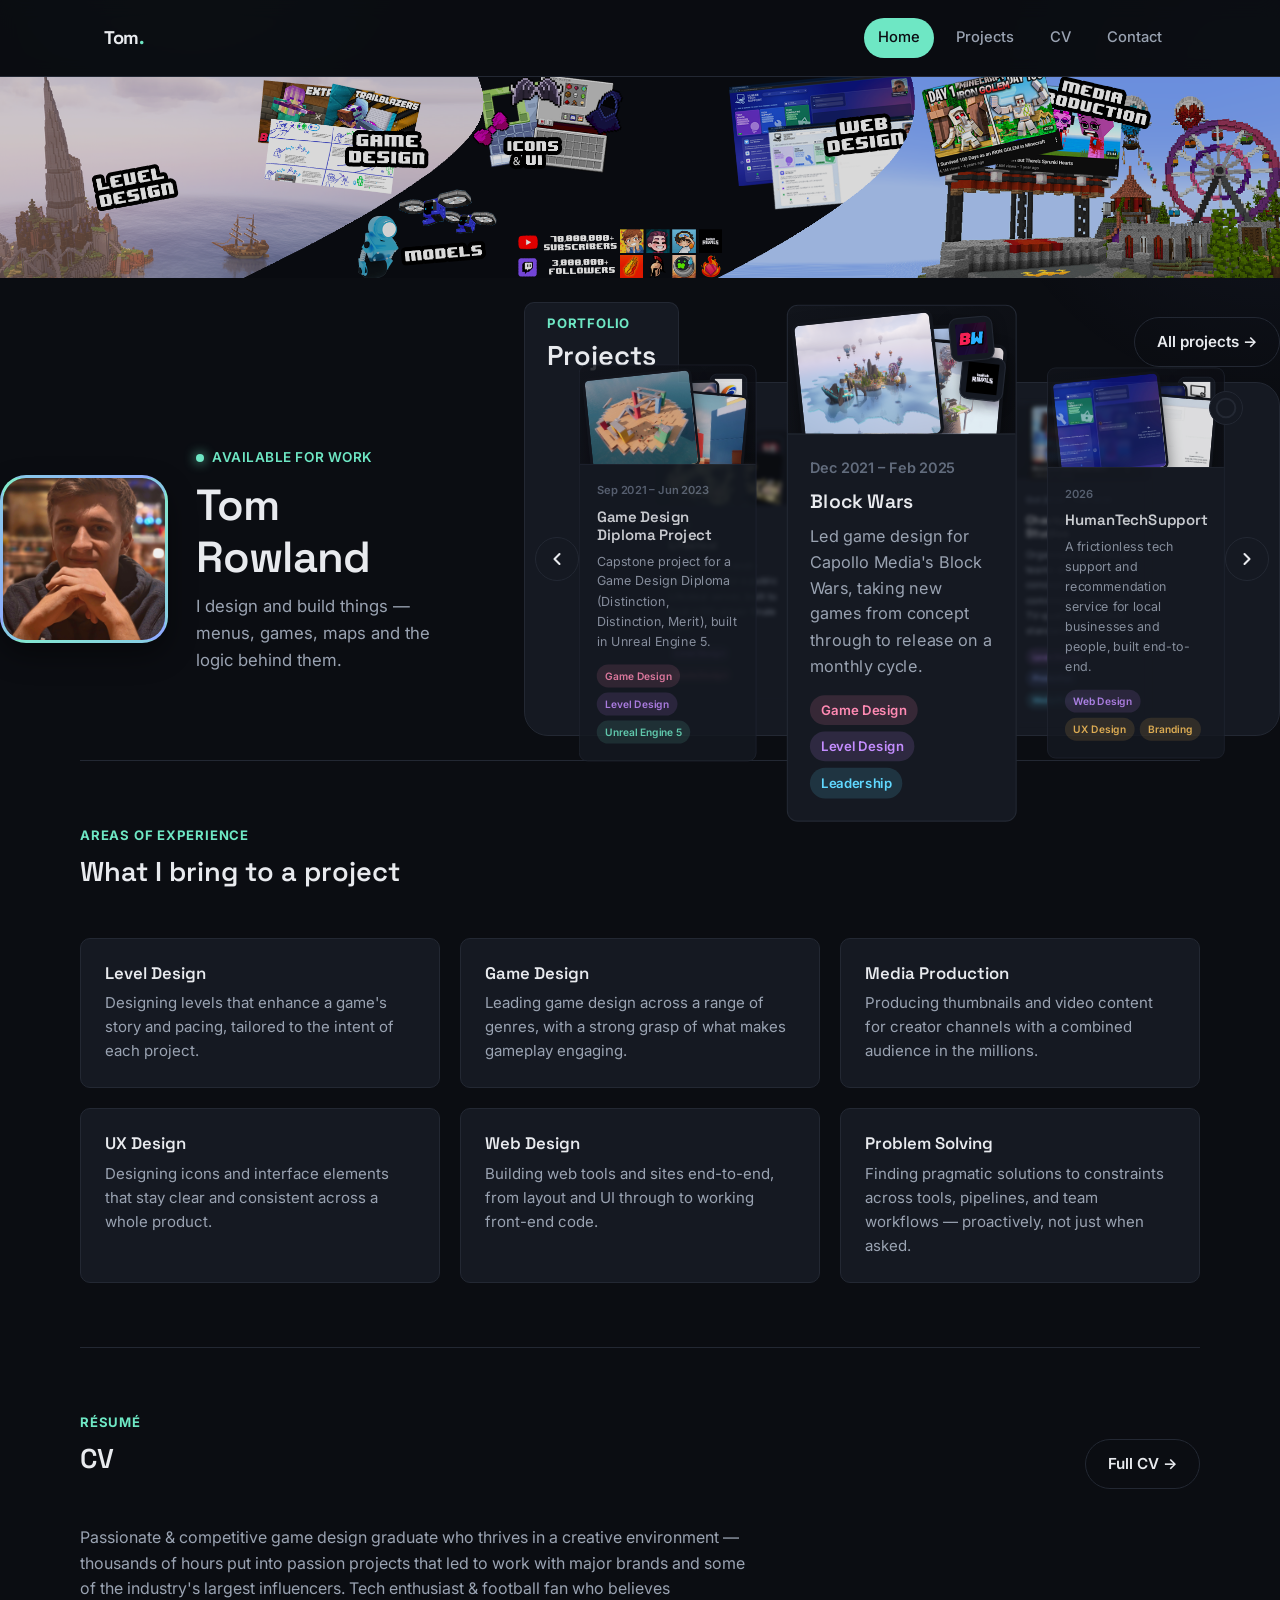
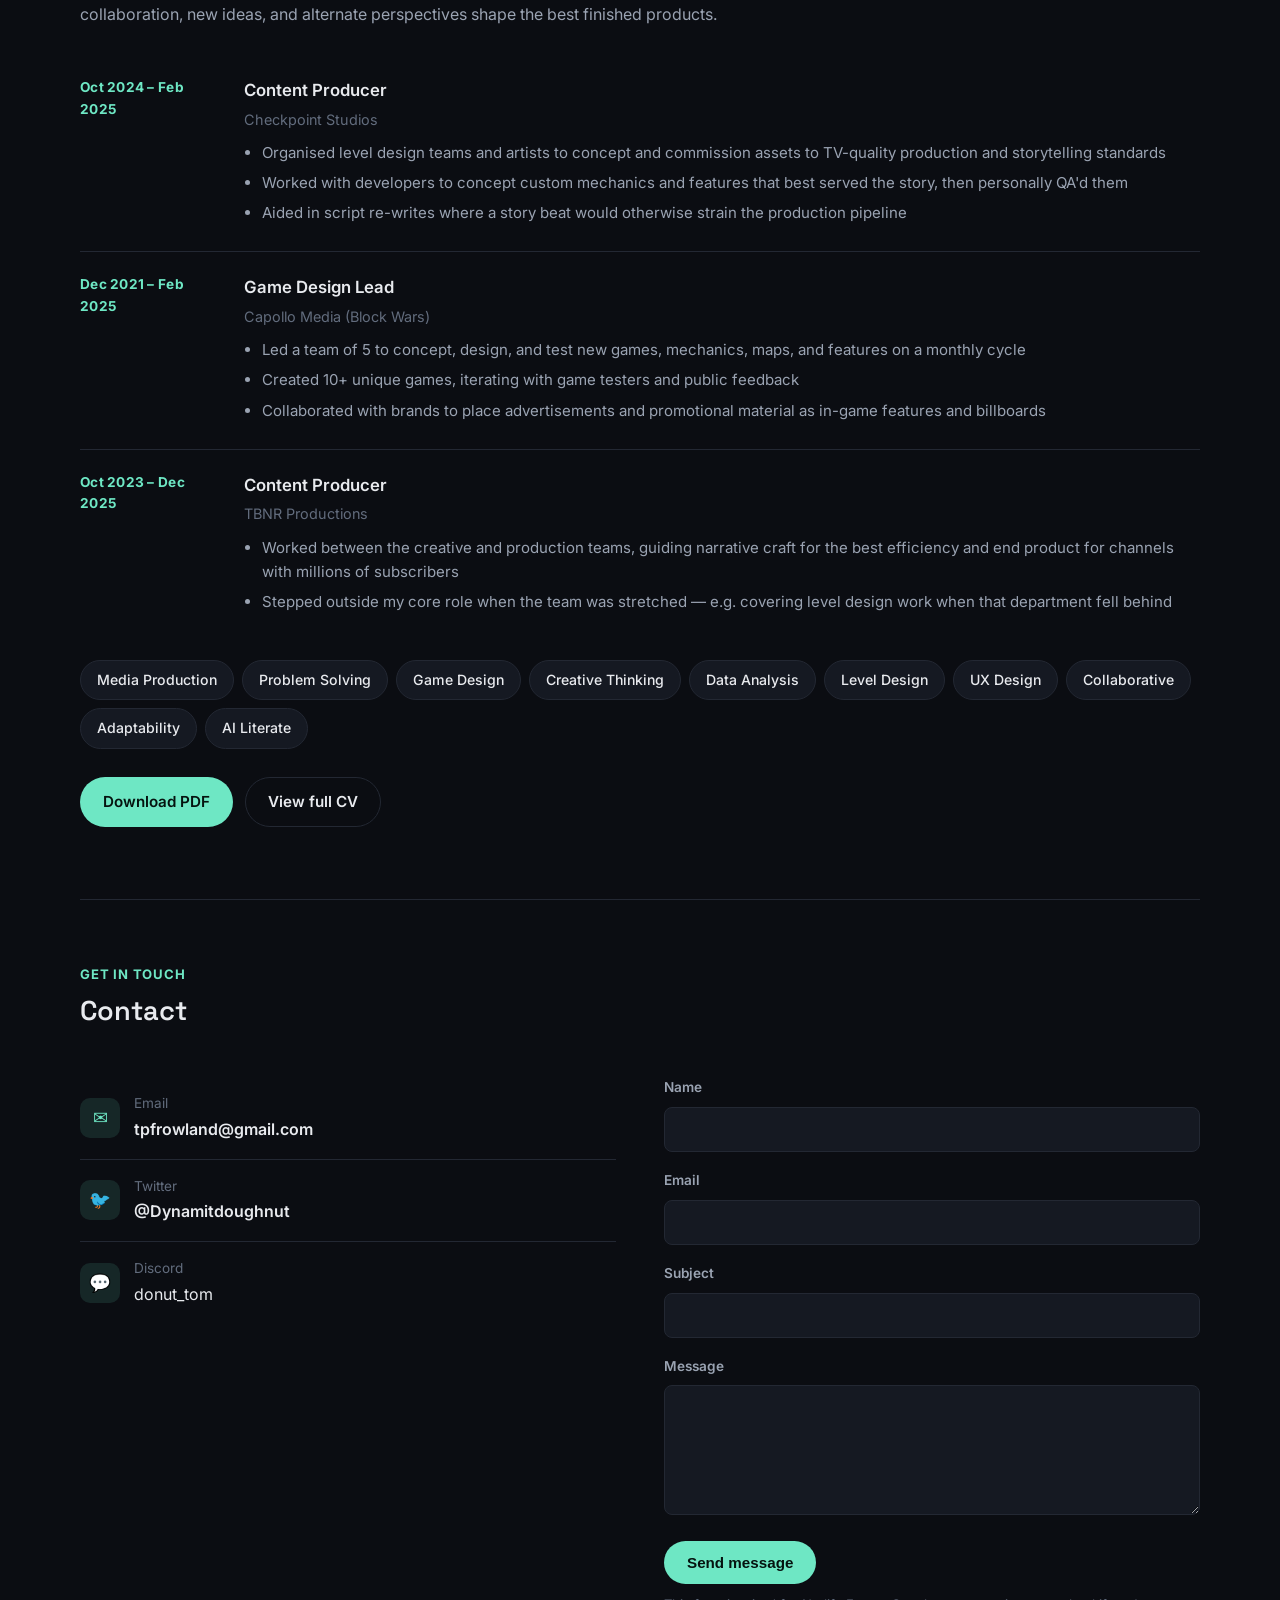
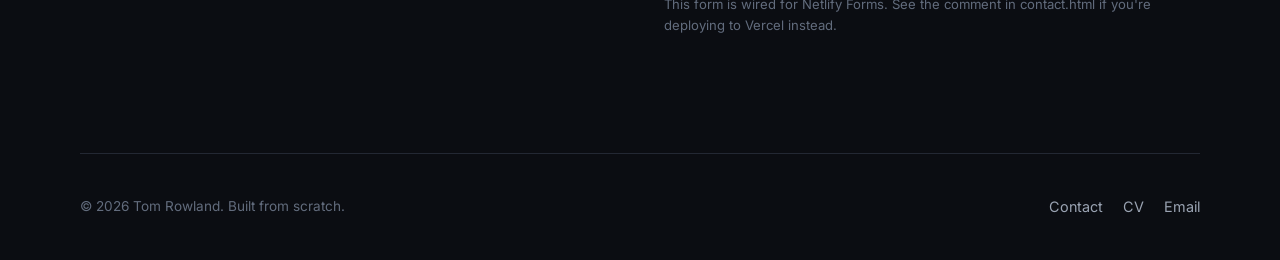
<file: index.html>
<!DOCTYPE html>
<html lang="en">
<head>
  <meta charset="UTF-8">
  <meta name="viewport" content="width=device-width, initial-scale=1.0">
  <title>Tom Rowland — Portfolio</title>
  <link rel="preconnect" href="https://fonts.googleapis.com">
  <link href="https://fonts.googleapis.com/css2?family=Inter:wght@400;500;600;700&family=Space+Grotesk:wght@500;600;700&display=swap" rel="stylesheet">
  <link rel="stylesheet" href="css/style.css">
</head>
<body>

  <header class="site-header">
    <nav class="nav">
      <a href="index.html" class="nav-logo">Tom<span>.</span></a>
      <button class="nav-toggle" aria-label="Toggle menu">☰</button>
      <ul class="nav-links">
        <li><a href="index.html">Home</a></li>
        <li><a href="projects.html">Projects</a></li>
        <li><a href="cv.html">CV</a></li>
        <li><a href="contact.html">Contact</a></li>
      </ul>
    </nav>
  </header>

  <main>
    <section class="hero-banner-strip">
      <img src="" id="showcase-banner-img" class="hero-banner-strip-img" alt="An overview of past work: level design, game design, icons and UI, media production, 3D models, and web design.">
    </section>

    <section class="section container hero-identity-row">
      <div class="hero-split-identity">
        <div class="hero-photo" id="hero-photo"></div>
        <div class="hero-identity-text">
          <span class="hero-eyebrow">Available for work</span>
          <h1 id="hero-name"></h1>
          <p class="hero-lead" id="hero-lead"></p>
        </div>
      </div>
      <div class="hero-split-projects">
        <div class="section-head hero-projects-head">
          <div class="hero-projects-head-box">
            <span class="section-kicker">Portfolio</span>
            <h2>Projects</h2>
          </div>
          <a href="projects.html" class="btn btn-ghost">All projects →</a>
        </div>
        <div class="hero-projects-box">
          <button type="button" class="ring-nav-btn prev" aria-label="Previous project">
            <svg viewBox="0 0 24 24"><path d="M15 6l-6 6 6 6" fill="none" stroke="currentColor" stroke-width="2.5" stroke-linecap="round" stroke-linejoin="round"/></svg>
          </button>
          <div class="project-spotlight" id="project-spotlight"></div>
          <button type="button" class="ring-nav-btn next" aria-label="Next project">
            <svg viewBox="0 0 24 24"><path d="M9 6l6 6-6 6" fill="none" stroke="currentColor" stroke-width="2.5" stroke-linecap="round" stroke-linejoin="round"/></svg>
          </button>
        </div>
      </div>
    </section>

    <section class="section container">
      <div class="section-head">
        <div>
          <span class="section-kicker">Areas of experience</span>
          <h2>What I bring to a project</h2>
        </div>
      </div>
      <div class="grid-3" id="skill-areas"></div>
    </section>

    <section class="section container">
      <div class="section-head">
        <div>
          <span class="section-kicker">Résumé</span>
          <h2>CV</h2>
        </div>
        <a href="cv.html" class="btn btn-ghost">Full CV →</a>
      </div>
      <p id="home-cv-bio" style="max-width: 68ch;"></p>
      <div class="timeline" id="home-experience-timeline" style="margin-top: 28px;"></div>
      <div class="skill-tags" id="home-skill-tags" style="margin-top: 24px;"></div>
      <div class="cv-actions" style="margin-top: 28px;">
        <a href="#" id="home-cv-download" class="btn btn-primary" target="_blank" rel="noopener">Download PDF</a>
        <a href="cv.html" class="btn btn-ghost">View full CV</a>
      </div>
    </section>

    <section class="section container" id="home-contact">
      <div class="section-head">
        <div>
          <span class="section-kicker">Get in touch</span>
          <h2>Contact</h2>
        </div>
      </div>
      <div class="contact-grid">
        <div>
          <div class="contact-method">
            <div class="contact-icon">✉</div>
            <div>
              <div class="footer-note" style="margin-bottom:2px;">Email</div>
              <a href="mailto:tpfrowland@gmail.com" id="home-contact-email">tpfrowland@gmail.com</a>
            </div>
          </div>
          <div class="contact-method">
            <div class="contact-icon">🐦</div>
            <div>
              <div class="footer-note" style="margin-bottom:2px;">Twitter</div>
              <a href="https://twitter.com/Dynamitdoughnut" id="home-contact-twitter" target="_blank" rel="noopener">@Dynamitdoughnut</a>
            </div>
          </div>
          <div class="contact-method">
            <div class="contact-icon">💬</div>
            <div>
              <div class="footer-note" style="margin-bottom:2px;">Discord</div>
              <span id="home-contact-discord">donut_tom</span>
            </div>
          </div>
        </div>

        <div>
          <form name="contact" method="POST" data-netlify="true">
            <input type="hidden" name="form-name" value="contact">
            <div class="form-field">
              <label for="home-name">Name</label>
              <input type="text" id="home-name" name="name" required>
            </div>
            <div class="form-field">
              <label for="home-email">Email</label>
              <input type="email" id="home-email" name="email" required>
            </div>
            <div class="form-field">
              <label for="home-subject">Subject</label>
              <input type="text" id="home-subject" name="subject">
            </div>
            <div class="form-field">
              <label for="home-message">Message</label>
              <textarea id="home-message" name="message" required></textarea>
            </div>
            <button type="submit" class="btn btn-primary">Send message</button>
            <p class="form-note">
              This form is wired for Netlify Forms. See the comment in contact.html
              if you're deploying to Vercel instead.
            </p>
          </form>
        </div>
      </div>
    </section>
  </main>

  <footer class="site-footer container">
    <div class="footer-row">
      <span class="footer-note">© <span id="year"></span> Tom Rowland. Built from scratch.</span>
      <ul class="footer-links">
        <li><a href="contact.html">Contact</a></li>
        <li><a href="cv.html">CV</a></li>
        <li><a href="mailto:tpfrowland@gmail.com">Email</a></li>
      </ul>
    </div>
  </footer>

  <script src="js/data.js"></script>
  <script src="js/main.js"></script>
  <script>
    document.getElementById("year").textContent = new Date().getFullYear();
    document.getElementById("hero-name").textContent = SITE.name;
    document.getElementById("hero-lead").textContent = SITE.tagline;
    document.getElementById("showcase-banner-img").src = SITE.showcaseBanner;

    // Profile photo, with an initials badge fallback until SITE.photo is set.
    const heroPhoto = document.getElementById("hero-photo");
    if (SITE.photo) {
      heroPhoto.innerHTML = `<img src="${SITE.photo}" alt="${SITE.name}">`;
    } else {
      const initials = SITE.name.split(/\s+/).map((w) => w[0]).join("").toUpperCase();
      heroPhoto.textContent = initials;
    }

    const areasWrap = document.getElementById("skill-areas");
    SKILL_AREAS.forEach((area) => {
      const card = el("div", "skill-card");
      card.appendChild(el("h3", null, area.title));
      card.appendChild(el("p", null, area.description));
      areasWrap.appendChild(card);
    });

    initProjectCarousel(document.getElementById("project-spotlight"), PROJECTS);

    // Condensed CV section — same data/render logic as cv.html, just without
    // the education/languages timelines so the home page stays a summary,
    // not a full duplicate of the CV page.
    document.getElementById("home-cv-bio").textContent = SITE.bio || SITE.tagline;
    document.getElementById("home-cv-download").href = SITE.cvFile;
    renderTimeline("home-experience-timeline", EXPERIENCE);
    const homeSkillWrap = document.getElementById("home-skill-tags");
    CV_SKILLS.forEach((s) => homeSkillWrap.appendChild(el("span", "skill-pill", s)));

    // Condensed contact section — mirrors contact.html's methods + form.
    document.getElementById("home-contact-email").textContent = SITE.email;
    document.getElementById("home-contact-email").href = `mailto:${SITE.email}`;
    document.getElementById("home-contact-discord").textContent = SITE.discord;
  </script>
</body>
</html>
</file>
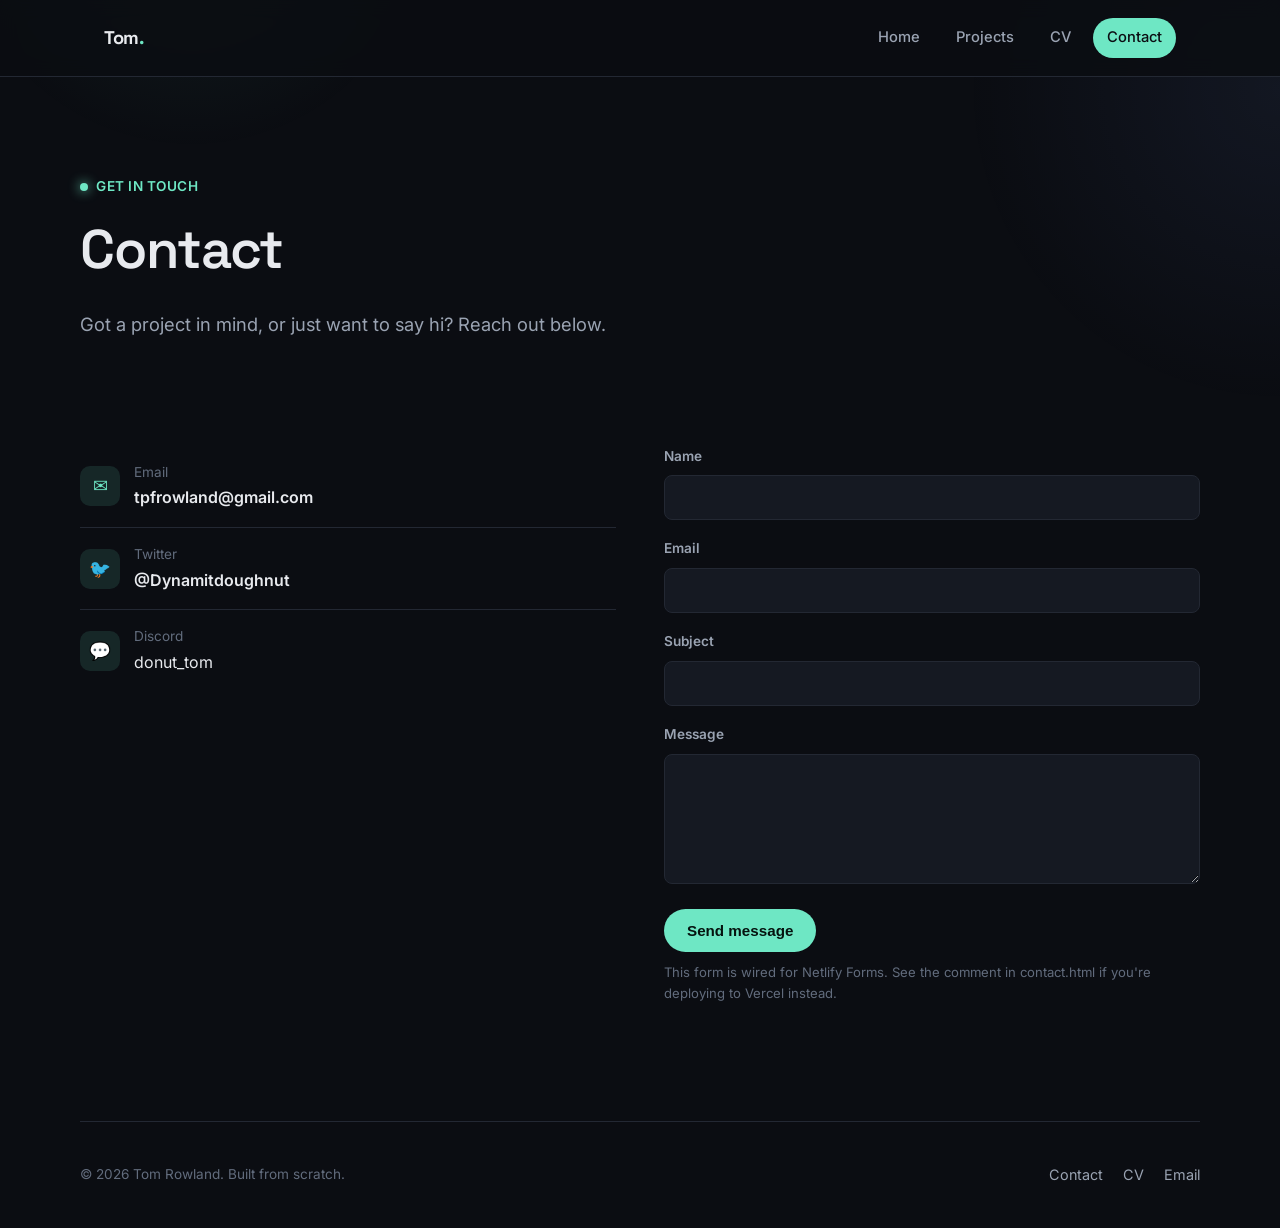
<file: contact.html>
<!DOCTYPE html>
<html lang="en">
<head>
  <meta charset="UTF-8">
  <meta name="viewport" content="width=device-width, initial-scale=1.0">
  <title>Contact — Tom Rowland</title>
  <link rel="preconnect" href="https://fonts.googleapis.com">
  <link href="https://fonts.googleapis.com/css2?family=Inter:wght@400;500;600;700&family=Space+Grotesk:wght@500;600;700&display=swap" rel="stylesheet">
  <link rel="stylesheet" href="css/style.css">
</head>
<body>

  <header class="site-header">
    <nav class="nav">
      <a href="index.html" class="nav-logo">Tom<span>.</span></a>
      <button class="nav-toggle" aria-label="Toggle menu">☰</button>
      <ul class="nav-links">
        <li><a href="index.html">Home</a></li>
        <li><a href="projects.html">Projects</a></li>
        <li><a href="cv.html">CV</a></li>
        <li><a href="contact.html">Contact</a></li>
      </ul>
    </nav>
  </header>

  <main>
    <section class="hero container" style="padding-bottom: 24px;">
      <span class="hero-eyebrow">Get in touch</span>
      <h1>Contact</h1>
      <p class="hero-lead">
        Got a project in mind, or just want to say hi? Reach out below.
      </p>
    </section>

    <section class="section container" style="border-top: none;">
      <div class="contact-grid">
        <div>
          <div class="contact-method">
            <div class="contact-icon">✉</div>
            <div>
              <div class="footer-note" style="margin-bottom:2px;">Email</div>
              <a href="mailto:tpfrowland@gmail.com" id="contact-email">tpfrowland@gmail.com</a>
            </div>
          </div>
          <div class="contact-method">
            <div class="contact-icon">🐦</div>
            <div>
              <div class="footer-note" style="margin-bottom:2px;">Twitter</div>
              <a href="https://twitter.com/Dynamitdoughnut" id="contact-twitter" target="_blank" rel="noopener">@Dynamitdoughnut</a>
            </div>
          </div>
          <div class="contact-method">
            <div class="contact-icon">💬</div>
            <div>
              <div class="footer-note" style="margin-bottom:2px;">Discord</div>
              <span id="contact-discord">donut_tom</span>
            </div>
          </div>
        </div>

        <div>
          <!--
            Netlify Forms: the two attributes below (data-netlify + the hidden
            "form-name" input) are all Netlify needs to capture submissions once
            this site is deployed there — no backend required.
            Deploying to Vercel instead? Swap this for a service like Formspree
            (formspree.io): set the form's action to your Formspree endpoint
            and method="POST", then remove the Netlify-specific attributes.
          -->
          <form name="contact" method="POST" data-netlify="true">
            <input type="hidden" name="form-name" value="contact">
            <div class="form-field">
              <label for="name">Name</label>
              <input type="text" id="name" name="name" required>
            </div>
            <div class="form-field">
              <label for="email">Email</label>
              <input type="email" id="email" name="email" required>
            </div>
            <div class="form-field">
              <label for="subject">Subject</label>
              <input type="text" id="subject" name="subject">
            </div>
            <div class="form-field">
              <label for="message">Message</label>
              <textarea id="message" name="message" required></textarea>
            </div>
            <button type="submit" class="btn btn-primary">Send message</button>
            <p class="form-note">
              This form is wired for Netlify Forms. See the comment in contact.html
              if you're deploying to Vercel instead.
            </p>
          </form>
        </div>
      </div>
    </section>
  </main>

  <footer class="site-footer container">
    <div class="footer-row">
      <span class="footer-note">© <span id="year"></span> Tom Rowland. Built from scratch.</span>
      <ul class="footer-links">
        <li><a href="contact.html">Contact</a></li>
        <li><a href="cv.html">CV</a></li>
        <li><a href="mailto:tpfrowland@gmail.com">Email</a></li>
      </ul>
    </div>
  </footer>

  <script src="js/data.js"></script>
  <script src="js/main.js"></script>
  <script>
    document.getElementById("year").textContent = new Date().getFullYear();
    document.getElementById("contact-email").textContent = SITE.email;
    document.getElementById("contact-email").href = `mailto:${SITE.email}`;
    document.getElementById("contact-discord").textContent = SITE.discord;
  </script>
</body>
</html>
</file>
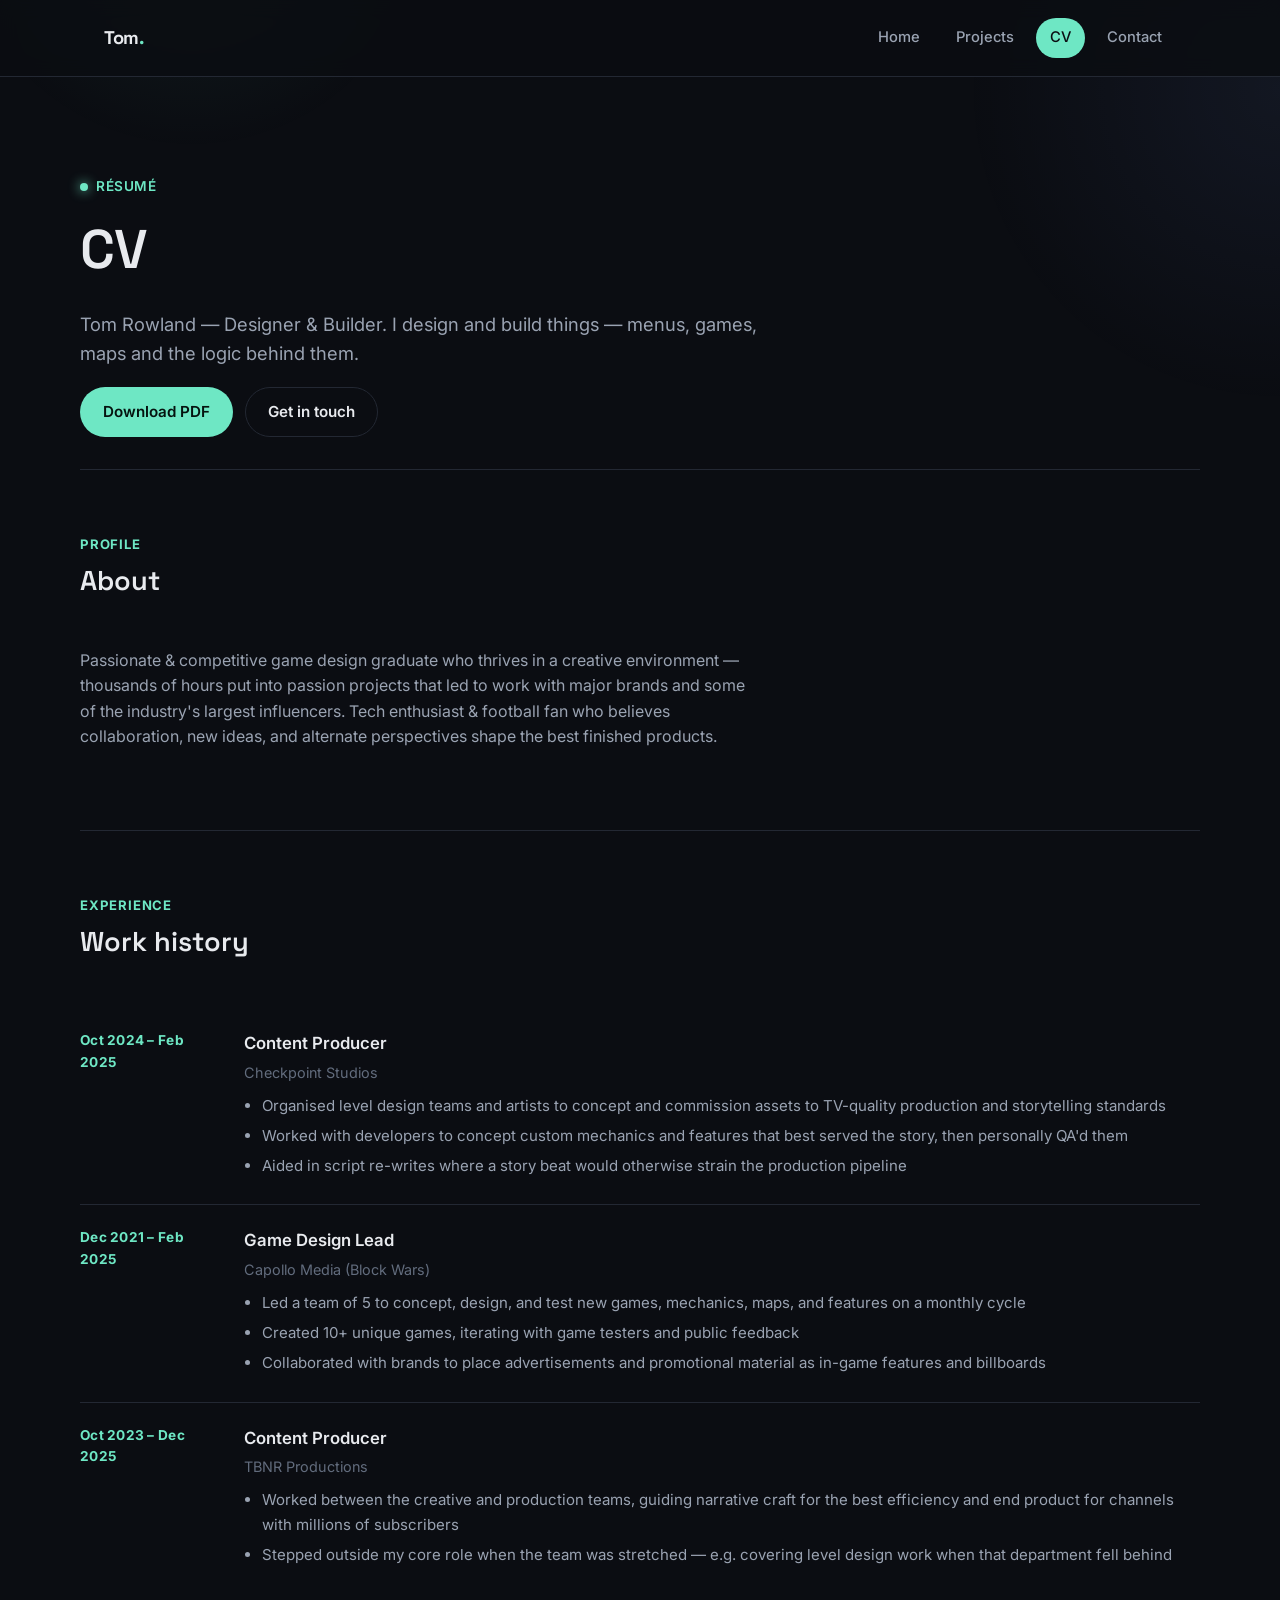
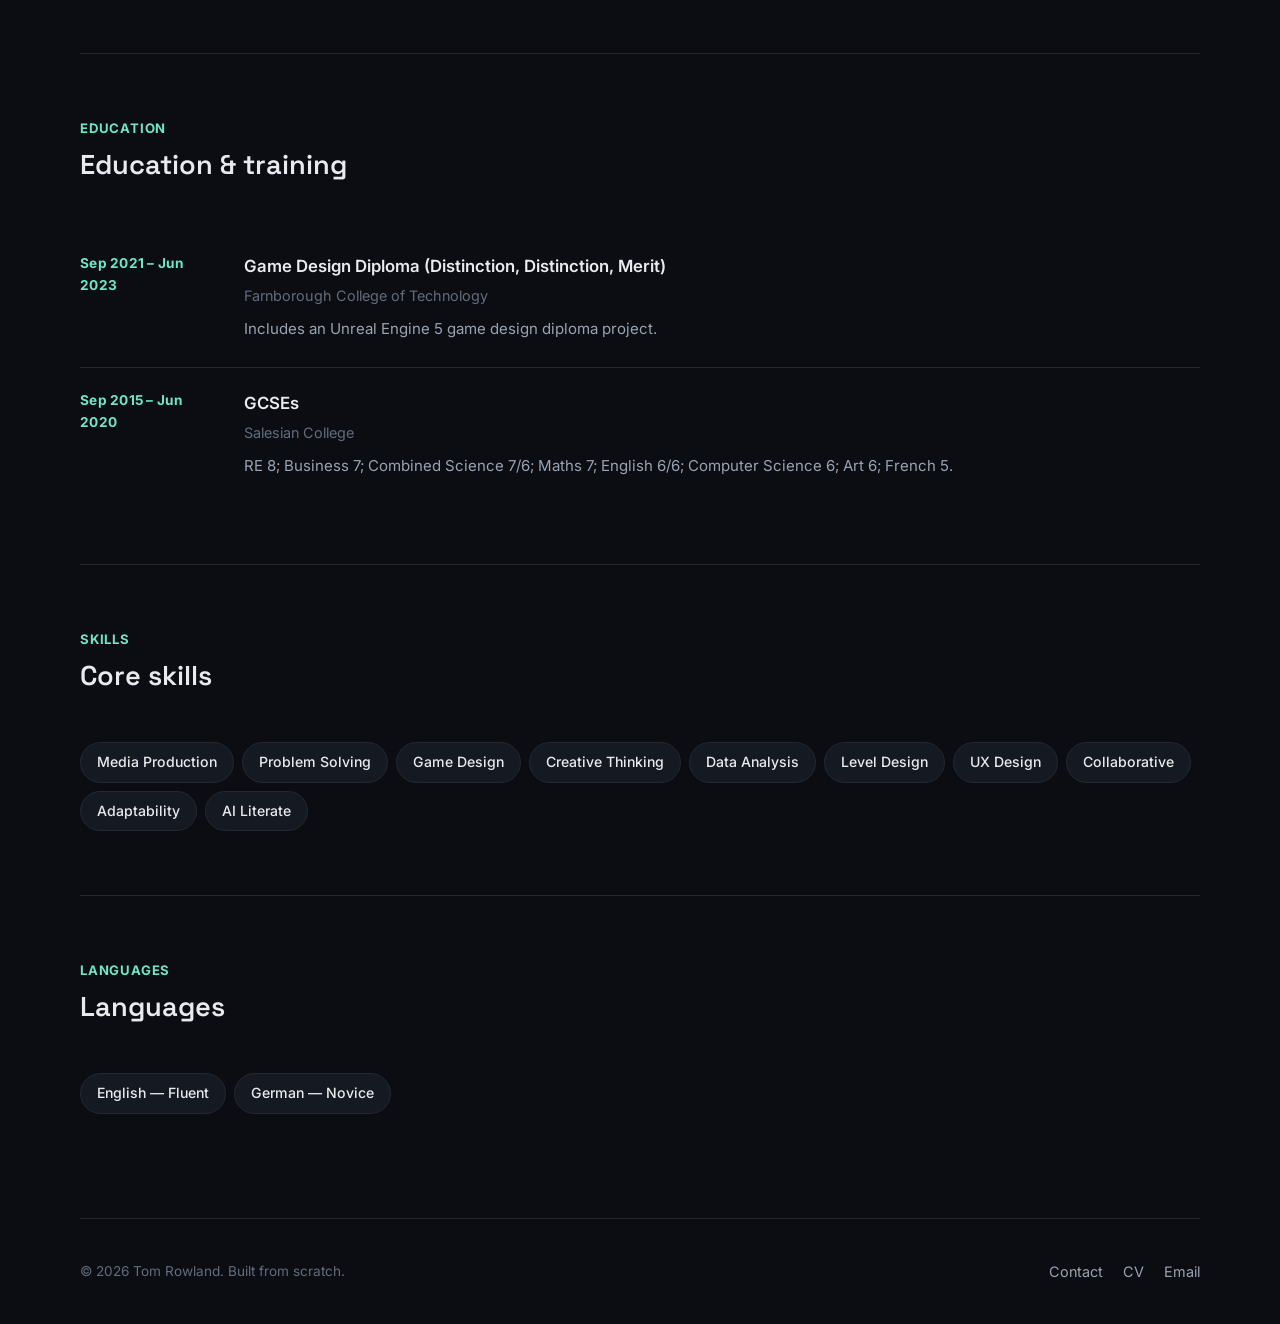
<file: cv.html>
<!DOCTYPE html>
<html lang="en">
<head>
  <meta charset="UTF-8">
  <meta name="viewport" content="width=device-width, initial-scale=1.0">
  <title>CV — Tom Rowland</title>
  <link rel="preconnect" href="https://fonts.googleapis.com">
  <link href="https://fonts.googleapis.com/css2?family=Inter:wght@400;500;600;700&family=Space+Grotesk:wght@500;600;700&display=swap" rel="stylesheet">
  <link rel="stylesheet" href="css/style.css">
</head>
<body>

  <header class="site-header">
    <nav class="nav">
      <a href="index.html" class="nav-logo">Tom<span>.</span></a>
      <button class="nav-toggle" aria-label="Toggle menu">☰</button>
      <ul class="nav-links">
        <li><a href="index.html">Home</a></li>
        <li><a href="projects.html">Projects</a></li>
        <li><a href="cv.html">CV</a></li>
        <li><a href="contact.html">Contact</a></li>
      </ul>
    </nav>
  </header>

  <main>
    <section class="hero container" style="padding-bottom: 24px;">
      <span class="hero-eyebrow">Résumé</span>
      <h1>CV</h1>
      <p class="hero-lead" id="cv-lead"></p>
      <div class="cv-actions">
        <a href="#" id="cv-download" class="btn btn-primary" target="_blank" rel="noopener">Download PDF</a>
        <a href="contact.html" class="btn btn-ghost">Get in touch</a>
      </div>
    </section>

    <section class="section container">
      <div class="section-head">
        <div>
          <span class="section-kicker">Profile</span>
          <h2>About</h2>
        </div>
      </div>
      <p id="cv-bio" style="max-width: 68ch;"></p>
    </section>

    <section class="section container">
      <div class="section-head">
        <div>
          <span class="section-kicker">Experience</span>
          <h2>Work history</h2>
        </div>
      </div>
      <div class="timeline" id="experience-timeline"></div>
    </section>

    <section class="section container">
      <div class="section-head">
        <div>
          <span class="section-kicker">Education</span>
          <h2>Education &amp; training</h2>
        </div>
      </div>
      <div class="timeline" id="education-timeline"></div>
    </section>

    <section class="section container">
      <div class="section-head">
        <div>
          <span class="section-kicker">Skills</span>
          <h2>Core skills</h2>
        </div>
      </div>
      <div class="skill-tags" id="skill-tags"></div>
    </section>

    <section class="section container">
      <div class="section-head">
        <div>
          <span class="section-kicker">Languages</span>
          <h2>Languages</h2>
        </div>
      </div>
      <div class="skill-tags" id="language-tags"></div>
    </section>
  </main>

  <footer class="site-footer container">
    <div class="footer-row">
      <span class="footer-note">© <span id="year"></span> Tom Rowland. Built from scratch.</span>
      <ul class="footer-links">
        <li><a href="contact.html">Contact</a></li>
        <li><a href="cv.html">CV</a></li>
        <li><a href="mailto:tpfrowland@gmail.com">Email</a></li>
      </ul>
    </div>
  </footer>

  <script src="js/data.js"></script>
  <script src="js/main.js"></script>
  <script>
    document.getElementById("year").textContent = new Date().getFullYear();
    document.getElementById("cv-lead").textContent =
      `${SITE.name} — ${SITE.role}. ${SITE.tagline}`;
    document.getElementById("cv-download").href = SITE.cvFile;
    document.getElementById("cv-bio").textContent = SITE.bio || SITE.tagline;

    renderTimeline("experience-timeline", EXPERIENCE);
    renderTimeline("education-timeline", EDUCATION);

    const skillWrap = document.getElementById("skill-tags");
    CV_SKILLS.forEach((s) => skillWrap.appendChild(el("span", "skill-pill", s)));

    const languageWrap = document.getElementById("language-tags");
    LANGUAGES.forEach((l) =>
      languageWrap.appendChild(el("span", "skill-pill", `${l.name} — ${l.level}`))
    );
  </script>
</body>
</html>
</file>
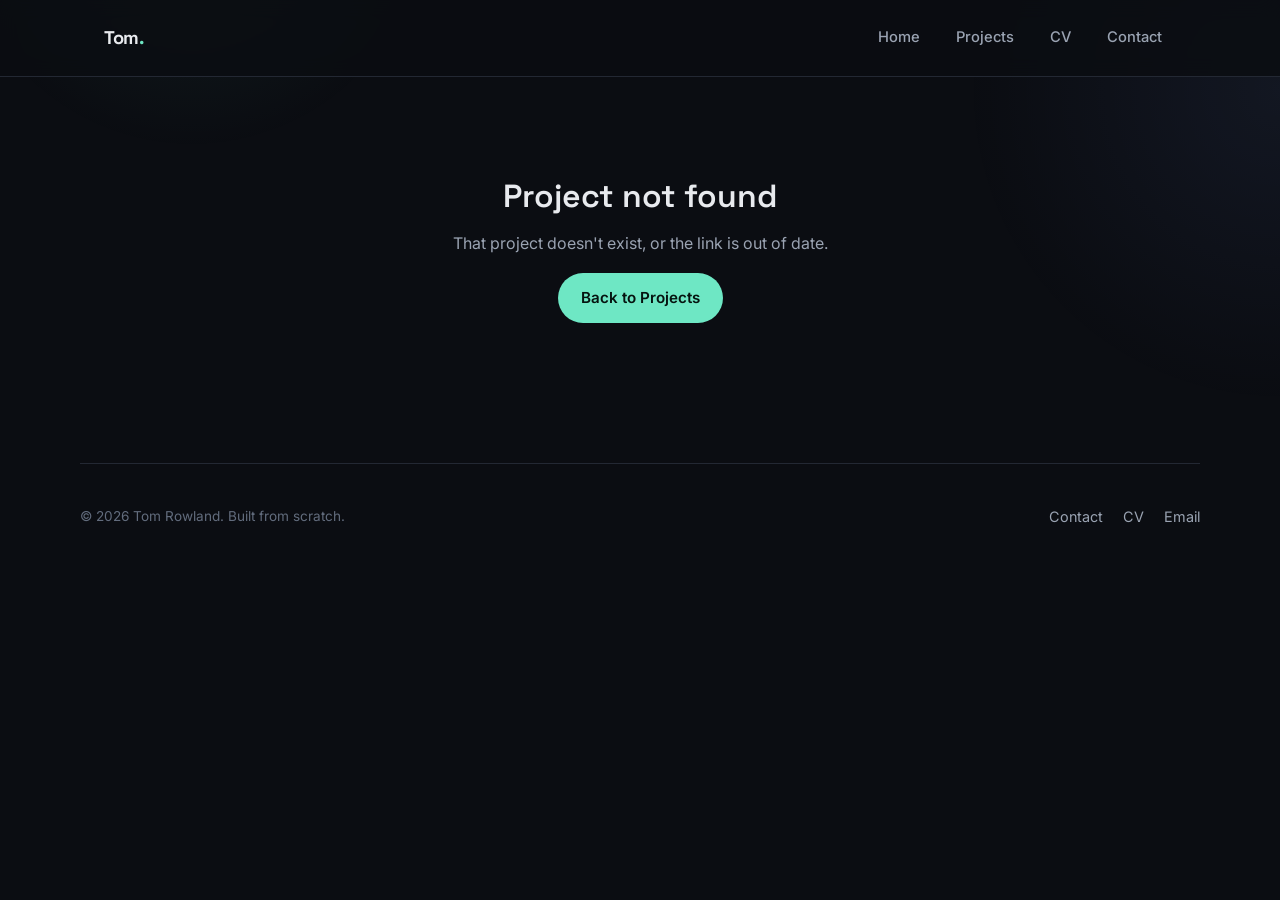
<file: project.html>
<!DOCTYPE html>
<html lang="en">
<head>
  <meta charset="UTF-8">
  <meta name="viewport" content="width=device-width, initial-scale=1.0">
  <title>Project — Tom Rowland</title>
  <link rel="preconnect" href="https://fonts.googleapis.com">
  <link href="https://fonts.googleapis.com/css2?family=Inter:wght@400;500;600;700&family=Space+Grotesk:wght@500;600;700&display=swap" rel="stylesheet">
  <link rel="stylesheet" href="css/style.css">
</head>
<body>

  <header class="site-header">
    <nav class="nav">
      <a href="index.html" class="nav-logo">Tom<span>.</span></a>
      <button class="nav-toggle" aria-label="Toggle menu">☰</button>
      <ul class="nav-links">
        <li><a href="index.html">Home</a></li>
        <li><a href="projects.html">Projects</a></li>
        <li><a href="cv.html">CV</a></li>
        <li><a href="contact.html">Contact</a></li>
      </ul>
    </nav>
  </header>

  <main id="project-main">
    <!-- Filled in by script below, or shows a not-found state -->
  </main>

  <footer class="site-footer container">
    <div class="footer-row">
      <span class="footer-note">© <span id="year"></span> Tom Rowland. Built from scratch.</span>
      <ul class="footer-links">
        <li><a href="contact.html">Contact</a></li>
        <li><a href="cv.html">CV</a></li>
        <li><a href="mailto:tpfrowland@gmail.com">Email</a></li>
      </ul>
    </div>
  </footer>

  <script src="js/data.js"></script>
  <script src="js/main.js"></script>
  <script>
    document.getElementById("year").textContent = new Date().getFullYear();

    const params = new URLSearchParams(window.location.search);
    const slug = params.get("slug");
    const project = PROJECTS.find((p) => p.slug === slug);

    const main = document.getElementById("project-main");

    if (!project) {
      main.innerHTML = `
        <div class="container project-not-found">
          <h1>Project not found</h1>
          <p>That project doesn't exist, or the link is out of date.</p>
          <a href="projects.html" class="btn btn-primary">Back to Projects</a>
        </div>
      `;
    } else {
      document.title = `${project.title} — Tom Rowland`;

      // Every project gets rendered as its own slide (see renderProjectSlide
      // below), all sitting in one horizontally-scrolling, scroll-snapped
      // track — that's what gives native touch/trackpad swipe for free and
      // lets neighboring projects peek in at the screen edges. With 2+
      // projects, a duplicate of the last project is prepended and a
      // duplicate of the first is appended — so the first project always has
      // something to peek at on its left (the "last" clone) and the last
      // always has something on its right (the "first" clone), looping the
      // carousel visually at both ends. initProjectDetailCarousel silently
      // snaps from a clone to its real counterpart once it's centered, so
      // there's always another clone ready for the next step.
      const cloneSlides =
        PROJECTS.length >= 2
          ? {
              before: renderProjectSlide(PROJECTS[PROJECTS.length - 1], { isClone: true }),
              after: renderProjectSlide(PROJECTS[0], { isClone: true }),
            }
          : { before: "", after: "" };

      main.innerHTML = `
        <div class="project-carousel">
          <button type="button" class="carousel-nav prev" aria-label="Previous project">
            <svg viewBox="0 0 24 24"><path d="M15 6l-6 6 6 6" fill="none" stroke="currentColor" stroke-width="2.5" stroke-linecap="round" stroke-linejoin="round"/></svg>
          </button>
          <div class="project-carousel-viewport">
            <div class="project-carousel-track">
              ${cloneSlides.before}
              ${PROJECTS.map((p) => renderProjectSlide(p)).join("")}
              ${cloneSlides.after}
            </div>
          </div>
          <button type="button" class="carousel-nav next" aria-label="Next project">
            <svg viewBox="0 0 24 24"><path d="M9 6l6 6-6 6" fill="none" stroke="currentColor" stroke-width="2.5" stroke-linecap="round" stroke-linejoin="round"/></svg>
          </button>
        </div>
      `;

      initProjectDetailCarousel(main, PROJECTS, project.slug);
    }

    // Builds one slide's full hero+feature markup for a given project —
    // identical structure to the single-project markup this page used to
    // render directly, just parameterized so every project can get its own
    // permanent slide in the carousel track. isClone marks the two extra
    // duplicate slides (see cloneSlides above) that loop the carousel
    // visually — inert removes them from focus/tab order and the
    // accessibility tree, since they're the same content as a real slide
    // elsewhere in the track.
    function renderProjectSlide(project, { isClone = false } = {}) {
      const tagsHtml = project.tags.map(tagPill).join("");
      const collaboratorsHtml = project.collaborators
        .map((c) => {
          const links = (c.links || [])
            .map((l) => `<a href="${l.url}" target="_blank" rel="noopener">${l.label}</a>`)
            .join("");
          const avatar = c.avatar
            ? `<img class="collaborator-avatar" src="${c.avatar}" alt="" loading="lazy">`
            : "";
          return `<span class="collaborator-chip">
            <span class="collaborator-header">
              ${avatar}
              <span class="collaborator-name">${c.name}${c.note ? ` — ${c.note}` : ""}</span>
            </span>
            ${links ? `<span class="collaborator-links">${links}</span>` : ""}
          </span>`;
        })
        .join("");
      const keyPointsHtml = project.keyPoints.map((k) => `<li>${k}</li>`).join("");
      const linksHtml = (project.links || [])
        .map((l) => `<a href="${l.url}" class="btn btn-ghost" target="_blank" rel="noopener">${l.label}</a>`)
        .join("");

      // No write-up yet (project.body left empty in js/data.js) — an "I'm
      // working on it" note instead of leaving a blank paragraph or, worse,
      // generic placeholder copy sitting on the live site.
      const bodyHtml = project.body
        ? `<p class="lead-text">${project.body}</p>`
        : `<div class="wip-note"><span class="wip-icon" aria-hidden="true">🔨</span> I'm working on it — full write-up coming soon.</div>`;

      // Overlapping photo stack (left column) — shows up to 4 photos at once,
      // in the order given, falls back to a placeholder card when no images
      // have been added yet. With 2+ photos, a small timer indicator
      // (top-right) auto-rotates which one sits at the front, and can be
      // clicked to shuffle on demand — the first image (e.g. an early
      // sketch) starts front-most, with the rest cycling forward behind it.
      // A project with more than 4 images just keeps cycling further ones
      // in as it goes (see initImageStack in js/main.js).
      const images = (project.images || []).slice(0, 4);
      const posClasses = ["pos-1", "pos-2", "pos-3", "pos-4"];
      const imagesHtml = images.length
        ? images
            .map(
              (src, i) =>
                `<img class="stack-photo ${posClasses[i]}" src="${src}" alt="${project.title}">`
            )
            .join("")
        : `<div class="stack-photo pos-1 empty">Add project<br>images</div>`;
      const indicatorHtml =
        images.length >= 2
          ? `<button type="button" class="stack-indicator" aria-label="Show next photo" title="Next photo">
               <svg viewBox="0 0 36 36">
                 <circle class="indicator-track" cx="18" cy="18" r="14"></circle>
                 <circle class="indicator-progress" cx="18" cy="18" r="14"></circle>
               </svg>
             </button>`
          : "";

      // Client/sponsor logo(s) (right column) — one logo shows in a plain
      // square card; 2+ (e.g. a client plus a sponsor) show as a small
      // static overlapping fan, same look as the photo stack but fixed in
      // place (no rotation, no timer).
      const logos = (project.logos || []).slice(0, 3);
      const logoHtml =
        logos.length >= 2
          ? `<div class="logo-stack">${logos
              .map((src) => `<div class="logo-chip"><img src="${src}" alt="${project.title} logo"></div>`)
              .join("")}</div>`
          : logos.length === 1
            ? `<div class="project-logo-card"><img src="${logos[0]}" alt="${project.title} logo"></div>`
            : `<div class="project-logo-card empty">Add client /<br>project logo</div>`;

      return `
        <div class="project-slide" data-slug="${project.slug}" ${isClone ? 'data-clone="true" inert' : ""}>
          <section class="project-hero container">
            <div class="breadcrumb"><a href="projects.html">Projects</a> / ${project.title}</div>
            <h1>${project.title}</h1>
            <p class="hero-lead">${project.summary}</p>
          </section>

          <section class="project-feature container">
            <div class="project-feature-grid">

              <div class="image-stack" data-images='${JSON.stringify(project.images || [])}'>
                ${imagesHtml}
                ${indicatorHtml}
              </div>

              <div class="project-copy">
                <div class="meta-inline">
                  <div class="meta-item">
                    <div class="label">Role</div>
                    <div class="value">${project.role}${project.company ? ` · ${project.company}` : ""}</div>
                  </div>
                  <div class="meta-item">
                    <div class="label">Timeline</div>
                    <div class="value">${project.year}</div>
                  </div>
                </div>

                ${bodyHtml}

                <h3>Key points</h3>
                <ul class="key-points">${keyPointsHtml}</ul>
              </div>

              <div class="project-side">
                <div class="tag-row">${tagsHtml}</div>

                ${logoHtml}

                ${linksHtml ? `<div class="project-links">${linksHtml}</div>` : ""}

                ${
                  project.collaborators.length
                    ? `<div class="side-block">
                         <div class="label">Worked with</div>
                         <div class="collaborator-list">${collaboratorsHtml}</div>
                       </div>`
                    : ""
                }
              </div>

            </div>
          </section>
        </div>
      `;
    }
  </script>
</body>
</html>
</file>
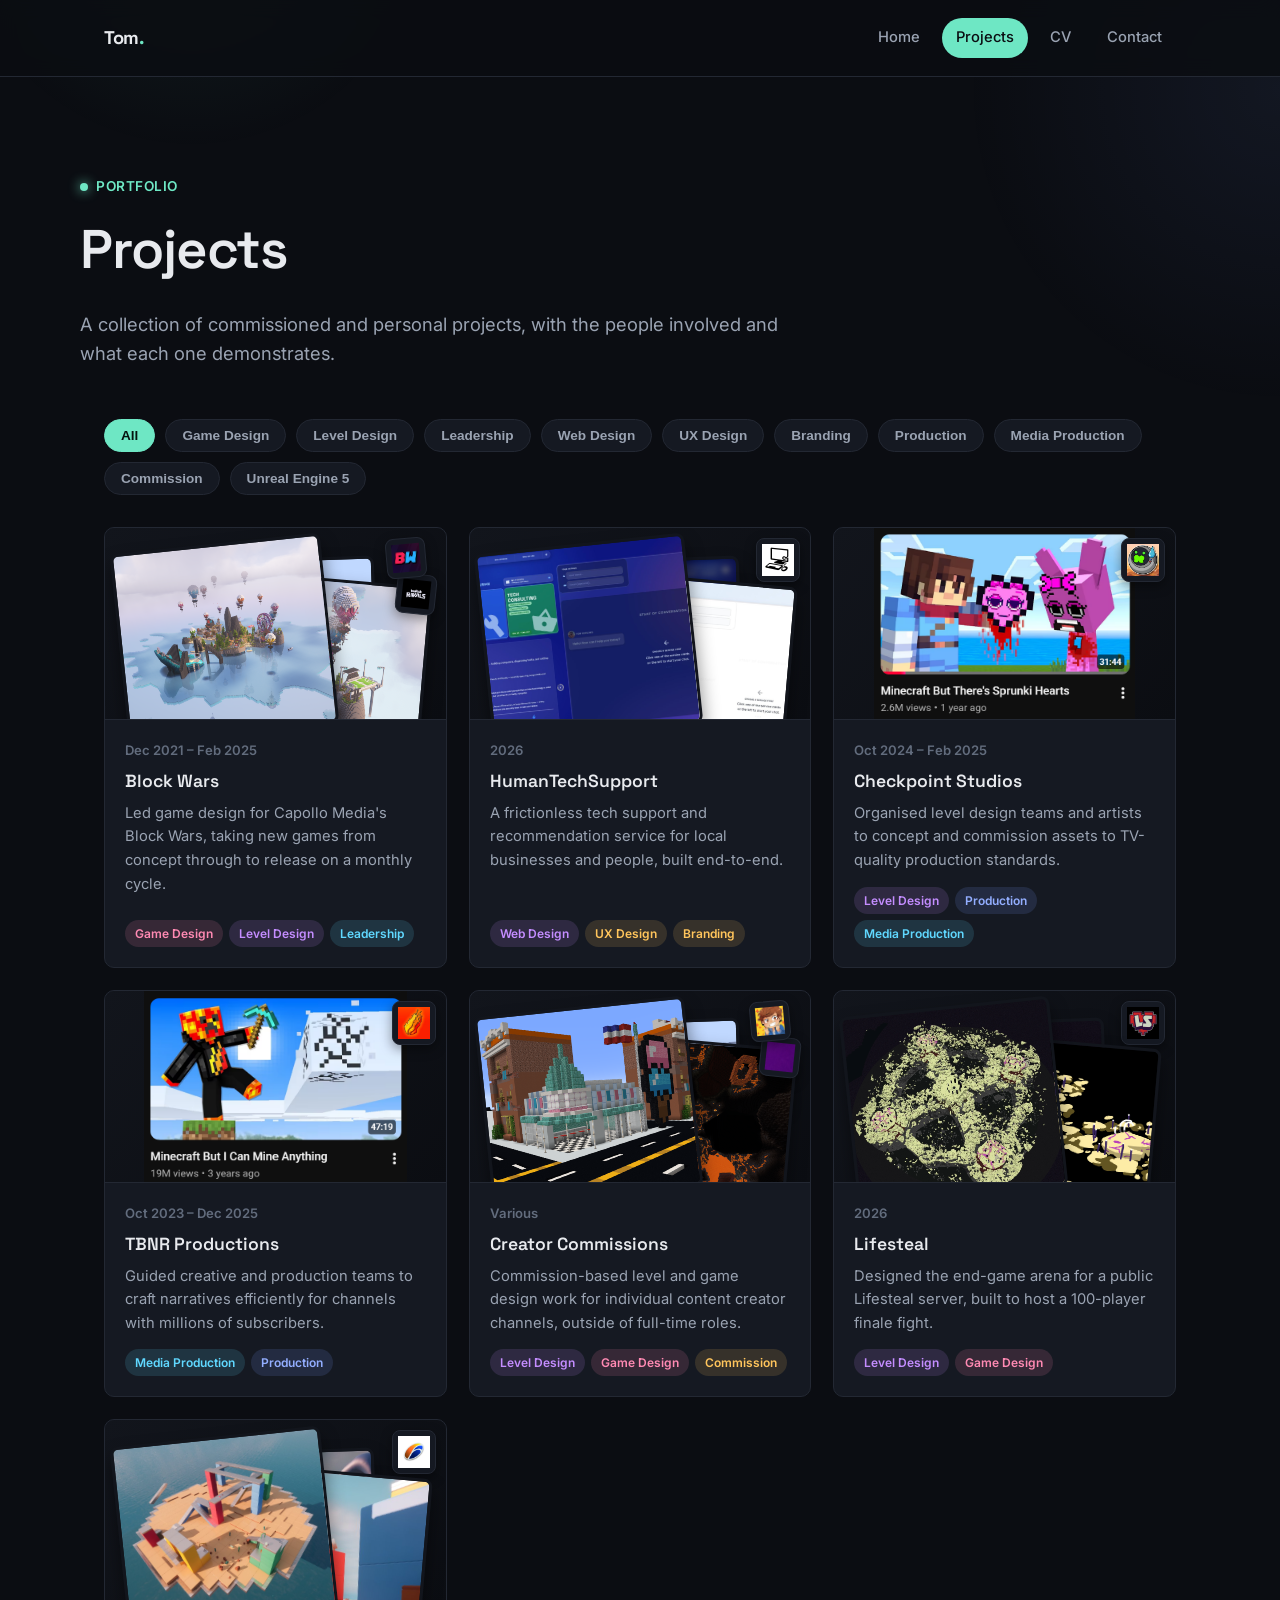
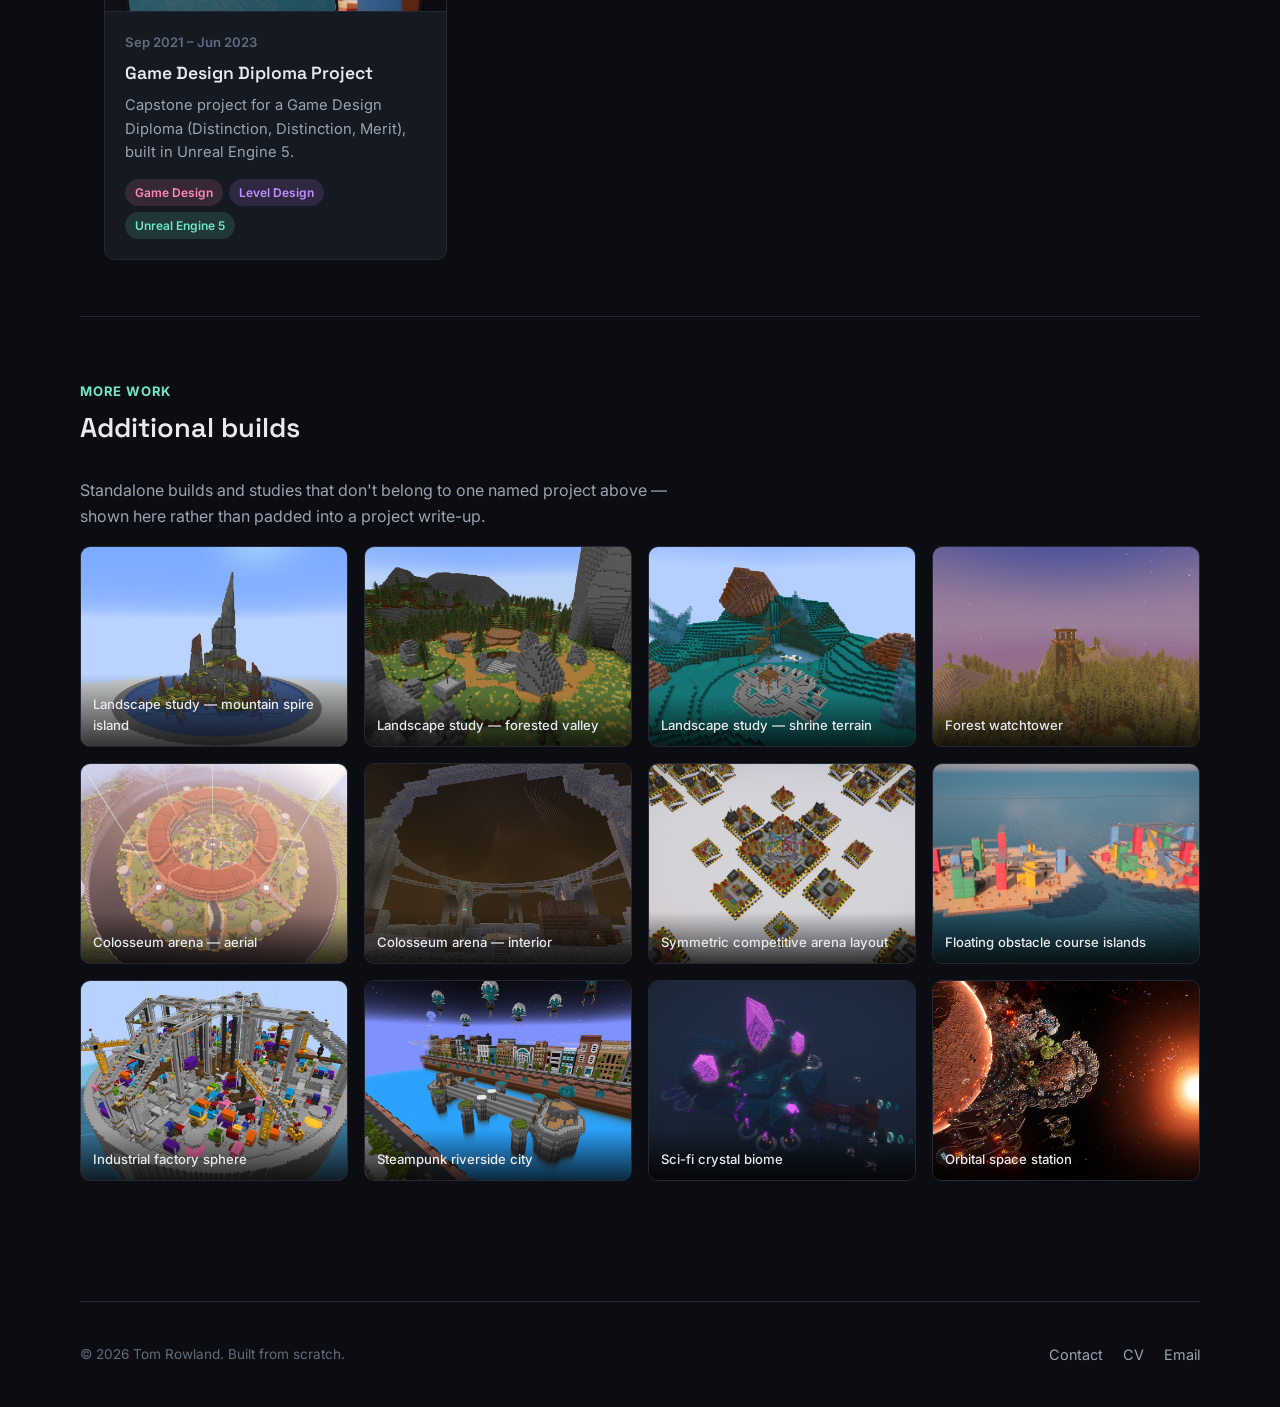
<file: projects.html>
<!DOCTYPE html>
<html lang="en">
<head>
  <meta charset="UTF-8">
  <meta name="viewport" content="width=device-width, initial-scale=1.0">
  <title>Projects — Tom Rowland</title>
  <link rel="preconnect" href="https://fonts.googleapis.com">
  <link href="https://fonts.googleapis.com/css2?family=Inter:wght@400;500;600;700&family=Space+Grotesk:wght@500;600;700&display=swap" rel="stylesheet">
  <link rel="stylesheet" href="css/style.css">
</head>
<body>

  <header class="site-header">
    <nav class="nav">
      <a href="index.html" class="nav-logo">Tom<span>.</span></a>
      <button class="nav-toggle" aria-label="Toggle menu">☰</button>
      <ul class="nav-links">
        <li><a href="index.html">Home</a></li>
        <li><a href="projects.html">Projects</a></li>
        <li><a href="cv.html">CV</a></li>
        <li><a href="contact.html">Contact</a></li>
      </ul>
    </nav>
  </header>

  <main>
    <section class="hero container" style="padding-bottom: 32px;">
      <span class="hero-eyebrow">Portfolio</span>
      <h1>Projects</h1>
      <p class="hero-lead">
        A collection of commissioned and personal projects, with the people involved
        and what each one demonstrates.
      </p>
    </section>

    <section class="container" style="padding-bottom: 56px;">
      <div class="filter-bar" id="filter-bar"></div>
      <div class="project-grid" id="project-grid"></div>
    </section>

    <section class="section container" style="padding-bottom: 80px;">
      <div class="section-head">
        <div>
          <span class="section-kicker">More work</span>
          <h2>Additional builds</h2>
        </div>
      </div>
      <p style="max-width: 60ch; margin-top: -16px;">
        Standalone builds and studies that don't belong to one named project above —
        shown here rather than padded into a project write-up.
      </p>
      <div class="misc-grid" id="misc-grid"></div>
    </section>
  </main>

  <footer class="site-footer container">
    <div class="footer-row">
      <span class="footer-note">© <span id="year"></span> Tom Rowland. Built from scratch.</span>
      <ul class="footer-links">
        <li><a href="contact.html">Contact</a></li>
        <li><a href="cv.html">CV</a></li>
        <li><a href="mailto:tpfrowland@gmail.com">Email</a></li>
      </ul>
    </div>
  </footer>

  <script src="js/data.js"></script>
  <script src="js/main.js"></script>
  <script>
    document.getElementById("year").textContent = new Date().getFullYear();

    const grid = document.getElementById("project-grid");
    const filterBar = document.getElementById("filter-bar");

    const allTags = ["All", ...new Set(PROJECTS.flatMap((p) => p.tags))];

    function render(activeTag) {
      grid.innerHTML = "";
      const list =
        activeTag === "All" ? PROJECTS : PROJECTS.filter((p) => p.tags.includes(activeTag));
      list.forEach((p) => grid.appendChild(projectCard(p)));
    }

    allTags.forEach((tag) => {
      const btn = el("button", "filter-btn", tag);
      if (tag === "All") btn.classList.add("active");
      btn.addEventListener("click", () => {
        filterBar.querySelectorAll(".filter-btn").forEach((b) => b.classList.remove("active"));
        btn.classList.add("active");
        render(tag);
      });
      filterBar.appendChild(btn);
    });

    render("All");

    const miscGrid = document.getElementById("misc-grid");
    MISC_BUILDS.forEach((item) => {
      const tile = el(
        "figure",
        "misc-tile",
        `<img src="${item.image}" alt="${item.caption}" loading="lazy">
         <figcaption>${item.caption}</figcaption>`
      );
      miscGrid.appendChild(tile);
    });
  </script>
</body>
</html>
</file>
<file: css/style.css>
/* ============================================================
   Portfolio — Dark theme
   ============================================================ */

:root {
  --bg: #0b0d12;
  --bg-elevated: #12151c;
  --bg-card: #151922;
  --border: #232833;
  --border-hover: #34404f;
  --text: #e8eaee;
  --text-dim: #9aa3b2;
  --text-faint: #626c7d;
  --accent: #6ee7c4;
  --accent-strong: #3ddc9c;
  --accent-soft: rgba(110, 231, 196, 0.12);
  --accent-2: #7c9cff;
  --danger: #ff8a8a;
  --radius: 10px;
  --max-width: 1120px;
  --font-sans: "Inter", -apple-system, BlinkMacSystemFont, "Segoe UI", Roboto, sans-serif;
  --font-display: "Space Grotesk", var(--font-sans);
}

* {
  box-sizing: border-box;
}

html {
  scroll-behavior: smooth;
}

body {
  margin: 0;
  background: var(--bg);
  color: var(--text);
  font-family: var(--font-sans);
  font-size: 16px;
  line-height: 1.6;
  -webkit-font-smoothing: antialiased;
}

body::before {
  content: "";
  position: fixed;
  inset: 0;
  z-index: -1;
  background:
    radial-gradient(600px circle at 15% -10%, rgba(110, 231, 196, 0.08), transparent 40%),
    radial-gradient(700px circle at 100% 10%, rgba(124, 156, 255, 0.07), transparent 45%);
  pointer-events: none;
}

img {
  max-width: 100%;
  display: block;
}

a {
  color: inherit;
  text-decoration: none;
}

h1, h2, h3, h4 {
  font-family: var(--font-display);
  font-weight: 600;
  line-height: 1.2;
  margin: 0 0 0.5em;
}

p {
  margin: 0 0 1em;
  color: var(--text-dim);
}

.container {
  max-width: var(--max-width);
  margin: 0 auto;
  padding: 0 24px;
}

/* ---------- Nav ---------- */

.site-header {
  position: sticky;
  top: 0;
  z-index: 50;
  background: rgba(11, 13, 18, 0.85);
  backdrop-filter: blur(10px);
  border-bottom: 1px solid var(--border);
}

.nav {
  display: flex;
  align-items: center;
  justify-content: space-between;
  padding: 18px 24px;
  max-width: var(--max-width);
  margin: 0 auto;
}

.nav-logo {
  font-family: var(--font-display);
  font-weight: 700;
  font-size: 1.15rem;
  letter-spacing: -0.02em;
  color: var(--text);
}

.nav-logo span {
  color: var(--accent);
}

.nav-links {
  display: flex;
  gap: 8px;
  list-style: none;
  margin: 0;
  padding: 0;
}

.nav-links a {
  display: inline-block;
  padding: 8px 14px;
  border-radius: 999px;
  color: var(--text-dim);
  font-size: 0.92rem;
  font-weight: 500;
  transition: color 0.15s ease, background 0.15s ease;
}

.nav-links a:hover {
  color: var(--text);
  background: var(--bg-elevated);
}

.nav-links a.active {
  color: var(--bg);
  background: var(--accent);
}

.nav-toggle {
  display: none;
  background: none;
  border: 1px solid var(--border);
  border-radius: 8px;
  color: var(--text);
  padding: 8px 10px;
  cursor: pointer;
}

/* ---------- Buttons ---------- */

.btn {
  display: inline-flex;
  align-items: center;
  gap: 8px;
  padding: 12px 22px;
  border-radius: 999px;
  font-weight: 600;
  font-size: 0.95rem;
  border: 1px solid transparent;
  cursor: pointer;
  transition: transform 0.15s ease, border-color 0.15s ease, background 0.15s ease;
}

.btn-primary {
  background: var(--accent);
  color: #05130f;
}

.btn-primary:hover {
  transform: translateY(-1px);
  background: var(--accent-strong);
}

.btn-ghost {
  background: transparent;
  border-color: var(--border);
  color: var(--text);
}

.btn-ghost:hover {
  border-color: var(--border-hover);
  background: var(--bg-elevated);
}

/* ---------- Hero ---------- */

.hero {
  padding: 96px 0 64px;
}

.hero-eyebrow {
  display: inline-flex;
  align-items: center;
  gap: 8px;
  color: var(--accent);
  font-size: 0.85rem;
  font-weight: 600;
  letter-spacing: 0.04em;
  text-transform: uppercase;
  margin-bottom: 20px;
}

.hero-eyebrow::before {
  content: "";
  width: 8px;
  height: 8px;
  border-radius: 50%;
  background: var(--accent);
  box-shadow: 0 0 12px var(--accent);
}

.hero h1 {
  font-size: clamp(2.2rem, 5vw, 3.4rem);
  max-width: 16ch;
  letter-spacing: -0.02em;
}

.hero-lead {
  font-size: 1.15rem;
  max-width: 60ch;
  color: var(--text-dim);
}

.hero-actions {
  display: flex;
  gap: 14px;
  margin-top: 32px;
  flex-wrap: wrap;
}

/* ---------- Immersive hero (Home) ---------- */
/* Plain decorative header banner — a slim strip with nothing else sitting
   over it, just a single static full-bleed image (no tiling, no motion).
   Sized to the image's own aspect ratio (2540:400) with no max-height cap —
   a cap would make the box proportionally *wider* than the image on wide
   viewports, and object-fit: contain would then letterbox the sides to
   avoid cropping, breaking the edge-to-edge fill. Left uncapped, width and
   height always grow together in lockstep, so it's always both fully
   visible and full-width. min-height only ever makes the box proportionally
   *taller*, which contain handles by letterboxing top/bottom instead —
   width still reaches full edge to edge, so that's safe to keep for a
   sane floor on narrow phones. The strip's own background matches the page
   background (both var(--bg), which is also this image's own flat
   background color), so any such letterbox is invisible either way. */

.hero-banner-strip {
  aspect-ratio: 2540 / 400;
  min-height: 110px;
  width: 100%;
  overflow: hidden;
  background: var(--bg);
}

.hero-banner-strip-img {
  width: 100%;
  height: 100%;
  object-fit: contain;
  display: block;
  filter: brightness(0.85) saturate(1.05);
}

/* Wider than the normal 1120px content container so the ring carousel has
   enough room either side of its center card for the ±1 and ±2 peeking
   neighbors to render at full size without ever being clipped — see the
   width math in initProjectCarousel (js/main.js): the ring only ever needs
   less width than its container actually has, at any scale, so as long as
   this row stays wide there's nothing left to clip. Compound selector to
   beat .section's own border-top (a plain top border under the banner's own
   border-bottom would double up). */
/* Grid (not flex) specifically so the identity block can be vertically
   centered against just the carousel box's own row — excluding the head
   box's row above it — which a single flex row's align-items can't express
   (it only ever aligns against a sibling's *whole* height). Row 1 is
   whatever height the head box needs, row 2 is whatever height the
   carousel box ends up at (its own height is set by JS depending on scale)
   — .hero-split-identity is placed in row 2 only and centered within it. */
.section.hero-identity-row {
  display: grid;
  grid-template-columns: auto 1fr;
  grid-template-rows: auto auto;
  column-gap: 64px;
  row-gap: 0;
  max-width: 1920px;
  padding-top: 24px;
  padding-bottom: 24px;
  border-top: none;
}

/* Unwraps so hero-projects-head and hero-projects-box become direct grid
   items of .hero-identity-row (placeable in their own rows below) instead
   of being sized/positioned as one combined block. */
.hero-split-projects {
  display: contents;
}

.hero-split-identity {
  grid-column: 1;
  grid-row: 2;
  align-self: center;
  display: flex;
  align-items: center;
  gap: 28px;
  max-width: 460px;
}

.hero-photo {
  width: 168px;
  height: 168px;
  border-radius: 26px;
  flex-shrink: 0;
  overflow: hidden;
  background: linear-gradient(135deg, var(--accent), var(--accent-2));
  display: flex;
  align-items: center;
  justify-content: center;
  font-family: var(--font-display);
  font-size: 2.8rem;
  font-weight: 700;
  color: #05130f;
  border: 3px solid rgba(255, 255, 255, 0.14);
  box-shadow: 0 12px 28px rgba(0, 0, 0, 0.4);
}

.hero-photo img {
  width: 100%;
  height: 100%;
  object-fit: cover;
}

.hero-identity-text .hero-eyebrow {
  margin-bottom: 10px;
}

.hero-identity-text h1 {
  font-size: clamp(2.1rem, 3.4vw, 3rem);
  letter-spacing: -0.02em;
  margin-bottom: 10px;
}

.hero-identity-text .hero-lead {
  margin: 0;
  font-size: 1.05rem;
  max-width: 36ch;
}

/* Compound selector for specificity — otherwise the later, single-class
   .section-head rule (margin-bottom: 36px) would win the cascade tie. No
   gap between this row and the big box below: the head box's bottom edge
   (flat, borderless — see below) sits flush against the big box's top
   border, so the two read as one connected shape rather than two floating
   cards. */
.section-head.hero-projects-head {
  grid-column: 2;
  grid-row: 1;
  margin-bottom: 0;
  align-items: center;
}

/* Small standard-radius card around just the kicker+heading — the "All
   projects →" link sits outside it, as a plain link floating beside the
   box rather than being enclosed by it. Flat, borderless bottom so it
   merges directly into the big box's top edge instead of leaving a gap or
   a double border line — and pulled down 1px (its own background is the
   same var(--bg-card) as the box below) to paint over that box's 1px top
   border for the width of the tab, so no seam line shows where they meet. */
.hero-projects-head-box {
  background: var(--bg-card);
  border: 1px solid var(--border);
  border-bottom: none;
  border-radius: var(--radius) var(--radius) 0 0;
  padding: 10px 22px;
  margin-bottom: -1px;
  position: relative;
  z-index: 1;
}

.hero-projects-head-box .section-kicker {
  margin-bottom: 6px;
}

.hero-projects-head-box h2 {
  margin: 0;
}

/* The big showcase card around the carousel itself — a noticeably larger
   radius than the standard card style marks it as the section's centerpiece.
   No overflow:hidden here: the ring carousel already keeps its peeking
   cards within its own bounds at any width (see initProjectCarousel), and
   the stack-indicator button deliberately pokes a little above the ring, so
   clipping would just cut that back off — the padding alone gives it a
   clean framed look without needing to clip anything. Positioned so the
   prev/next arrow buttons (siblings of .project-spotlight, added in
   initProjectCarousel) can anchor to its edges via position:absolute. */
.hero-projects-box {
  grid-column: 2;
  grid-row: 2;
  min-width: 0;
  position: relative;
  background: var(--bg-card);
  border: 1px solid var(--border);
  border-radius: 24px;
  /* Square where the head box's tab sits flush against it, so the two
     don't show a rounded gap peeking through at the seam. */
  border-top-left-radius: 0;
  padding: 22px 32px 18px;
}

.ring-nav-btn {
  position: absolute;
  top: 50%;
  transform: translateY(-50%);
  z-index: 8;
  width: 44px;
  height: 44px;
  border-radius: 50%;
  background: var(--bg-card);
  border: 1px solid var(--border);
  color: var(--text);
  display: flex;
  align-items: center;
  justify-content: center;
  cursor: pointer;
  transition: border-color 0.15s ease, color 0.15s ease, background 0.15s ease, transform 0.15s ease;
}

.ring-nav-btn svg {
  width: 20px;
  height: 20px;
}

.ring-nav-btn:hover {
  border-color: var(--accent);
  color: var(--accent);
  background: var(--bg-elevated);
  transform: translateY(-50%) scale(1.06);
}

.ring-nav-btn.prev {
  left: 10px;
}

.ring-nav-btn.next {
  right: 10px;
}

@media (max-width: 860px) {
  .ring-nav-btn {
    width: 38px;
    height: 38px;
  }

  .ring-nav-btn svg {
    width: 18px;
    height: 18px;
  }
}

@media (max-width: 860px) {
  /* Below this width the ring itself collapses to a single centered card
     (see the other ≤860px rule further down), so there's no tall carousel
     box left to center the identity block against — a plain column stack
     in DOM order (identity, then head, then box) reads better here than
     the desktop grid. */
  .section.hero-identity-row {
    display: flex;
    flex-direction: column;
    align-items: flex-start;
    gap: 32px;
  }

  .hero-split-identity {
    max-width: none;
    align-self: auto;
  }

  .section-head.hero-projects-head,
  .hero-projects-box {
    width: 100%;
  }

  .hero-projects-box {
    padding: 24px 20px 20px;
  }

  .hero-projects-head-box {
    padding: 12px 18px;
  }
}

@media (max-width: 560px) {
  .hero-split-identity {
    flex-direction: column;
    text-align: center;
    width: 100%;
  }
}

/* ---------- Project ring carousel (Home) ---------- */
/* One permanent slot per project (no content-swapping, ever) — each tick just
   moves every slot one step around a circular position track via inline
   style (see initProjectCarousel in js/main.js), so this works the same way
   whether there are 3 projects or 20: only the ones within 2 steps of center
   are visible (center sharp+large, 1 step out clear, 2 steps out blurred and
   peeking through the gaps), anything further is faded to fully invisible
   rather than removed, so it can fade back in as it approaches. Since a
   project's own slot never gets recreated, a project with no image yet
   (just the "Add project image" placeholder) still reads as a card at the
   blurred 2-steps-out distance instead of vanishing into the page
   background. */

.project-spotlight {
  position: relative;
  height: 500px;
  margin-top: 4px;
}

.ring-card-slot {
  position: absolute;
  top: 50%;
  left: 50%;
  width: 300px;
  transition: transform 0.6s cubic-bezier(0.4, 0, 0.2, 1), opacity 0.6s ease, filter 0.6s ease;
}

.ring-card-slot .project-card {
  height: 100%;
}

.project-spotlight .stack-indicator {
  top: -18px;
  left: auto;
  right: 4px;
  z-index: 6;
}

.project-spotlight .stack-indicator:hover {
  transform: scale(1.08);
}

@media (max-width: 860px) {
  .project-spotlight {
    height: auto;
  }
  .ring-card-slot {
    display: none;
  }
  .ring-card-slot[data-role="center"] {
    display: block;
    position: relative;
    top: auto;
    left: auto;
    margin: 0 auto;
    transform: none !important;
    opacity: 1 !important;
    filter: none !important;
  }
  .project-spotlight .stack-indicator {
    top: -14px;
  }
}

/* ---------- Section headings ---------- */

.section {
  padding: 64px 0;
  border-top: 1px solid var(--border);
}

.section-head {
  display: flex;
  align-items: flex-end;
  justify-content: space-between;
  gap: 24px;
  margin-bottom: 36px;
  flex-wrap: wrap;
}

.section-head h2 {
  font-size: 1.7rem;
}

.section-kicker {
  color: var(--accent);
  font-size: 0.82rem;
  font-weight: 700;
  letter-spacing: 0.06em;
  text-transform: uppercase;
  margin-bottom: 10px;
  display: block;
}

/* ---------- Areas / skills grid ---------- */

.grid-3 {
  display: grid;
  grid-template-columns: repeat(3, 1fr);
  gap: 20px;
}

.skill-card {
  background: var(--bg-card);
  border: 1px solid var(--border);
  border-radius: var(--radius);
  padding: 24px;
  transition: border-color 0.15s ease, transform 0.15s ease;
}

.skill-card:hover {
  border-color: var(--border-hover);
  transform: translateY(-2px);
}

.skill-card h3 {
  font-size: 1.05rem;
  margin-bottom: 8px;
}

.skill-card p {
  margin: 0;
  font-size: 0.94rem;
}

/* ---------- Project cards ---------- */

.project-grid {
  display: grid;
  grid-template-columns: repeat(auto-fill, minmax(300px, 1fr));
  gap: 22px;
}

.project-card {
  background: var(--bg-card);
  border: 1px solid var(--border);
  border-radius: var(--radius);
  overflow: hidden;
  display: flex;
  flex-direction: column;
  transition: border-color 0.15s ease, transform 0.15s ease;
}

.project-card:hover {
  border-color: var(--accent);
  transform: translateY(-3px);
}

.project-card-media {
  position: relative;
  aspect-ratio: 16 / 9;
  background: linear-gradient(135deg, var(--bg-elevated), var(--bg));
  display: flex;
  align-items: center;
  justify-content: center;
  color: var(--text-faint);
  font-size: 0.85rem;
  border-bottom: 1px solid var(--border);
  overflow: hidden;
}

.project-card-media img {
  width: 100%;
  height: 100%;
  object-fit: cover;
}

/* Some project thumbnails (e.g. a YouTube video thumbnail with its own
   title/view-count bar baked in) lose important content if cropped to fill
   the 16:9 box — those set `imageFit: "contain"` in js/data.js instead of
   cropping, so the full image always shows, letterboxed against this same
   background gradient. */
.project-card-media img.fit-contain {
  object-fit: contain;
}

/* Overlapping mini fan for cards with 2+ images — same idea as the photo/
   logo stacks on the detail page, scaled down for a wide 16:9 card. Static
   (no rotation/timer): a card is a small, secondary context, not worth the
   extra motion the detail page's stack uses. */
.project-card-stack {
  position: relative;
  width: 100%;
  height: 100%;
}

.project-card-stack .stack-tile {
  position: absolute;
  width: 62%;
  aspect-ratio: 4 / 3;
  object-fit: cover;
  border-radius: 8px;
  border: 3px solid var(--bg-elevated);
  box-shadow: 0 10px 18px rgba(0, 0, 0, 0.45);
  transition: transform 0.2s ease;
}

.project-card-stack .stack-tile.pos-1 { top: 8%; left: 4%; transform: rotate(-6deg); z-index: 3; }
.project-card-stack .stack-tile.pos-2 { top: 26%; left: 32%; transform: rotate(5deg); z-index: 2; }
.project-card-stack .stack-tile.pos-3 { top: 16%; left: 18%; transform: rotate(-2deg); z-index: 1; }

.project-card:hover .project-card-stack .stack-tile.pos-1 { transform: rotate(-9deg) translate(-3px, -3px); }
.project-card:hover .project-card-stack .stack-tile.pos-2 { transform: rotate(8deg) translate(3px, -2px); }
.project-card:hover .project-card-stack .stack-tile.pos-3 { transform: rotate(-4deg) translate(-2px, 2px); }

.project-card-logo {
  position: absolute;
  top: 10px;
  right: 10px;
  width: 44px;
  height: 44px;
  padding: 5px;
  background: var(--bg-card);
  border: 1px solid var(--border);
  border-radius: 8px;
  box-shadow: 0 4px 12px rgba(0, 0, 0, 0.4);
}

.project-card-media .project-card-logo img {
  width: 100%;
  height: 100%;
  object-fit: contain;
}

/* 2-3 logos: a small cascading stack in the same corner the single-logo
   badge occupies — each chip sits a little further down and at a slightly
   sharper angle than the last, front to back. The vertical gap between
   chips (32px on a 40px chip) is deliberately most of a chip's own height,
   so at most ~16% of any one chip's area sits under the one in front of it
   — comfortably past the "80% of each icon visible" bar. */
.project-card-logo-stack {
  position: absolute;
  top: 10px;
  right: 10px;
  width: 60px;
  height: 122px;
}

.project-card-logo-chip {
  position: absolute;
  width: 40px;
  height: 40px;
  padding: 5px;
  background: var(--bg-card);
  border: 1px solid var(--border);
  border-radius: 8px;
  box-shadow: 0 4px 12px rgba(0, 0, 0, 0.4);
  display: flex;
  align-items: center;
  justify-content: center;
}

.project-card-logo-chip img {
  max-width: 100%;
  max-height: 100%;
  object-fit: contain;
}

.project-card-logo-stack .project-card-logo-chip:nth-child(1) { top: 0;    right: 10px; transform: rotate(-5deg); z-index: 3; }
.project-card-logo-stack .project-card-logo-chip:nth-child(2) { top: 36px; right: 0;    transform: rotate(6deg);  z-index: 2; }
.project-card-logo-stack .project-card-logo-chip:nth-child(3) { top: 72px; right: 12px; transform: rotate(-7deg); z-index: 1; }

.project-card-body {
  padding: 20px;
  display: flex;
  flex-direction: column;
  gap: 10px;
  flex: 1;
}

.project-card-body h3 {
  font-size: 1.1rem;
  margin: 0;
}

.project-year {
  color: var(--text-faint);
  font-size: 0.82rem;
  font-weight: 600;
}

.project-card-body p {
  font-size: 0.92rem;
  margin: 0;
  flex: 1;
}

.tag-row {
  display: flex;
  flex-wrap: wrap;
  gap: 6px;
  margin-top: 4px;
}

.tag {
  font-size: 0.75rem;
  font-weight: 600;
  padding: 4px 10px;
  border-radius: 999px;
  background: var(--accent-soft);
  color: var(--accent);
}

/* Color-coded skill tags — each skill name hashes to one of these,
   consistently, wherever it appears (cards, filters, detail page). */
.tag-color-mint   { background: rgba(110, 231, 196, 0.14); color: #6ee7c4; }
.tag-color-blue   { background: rgba(124, 156, 255, 0.14); color: #93aeff; }
.tag-color-purple { background: rgba(196, 141, 255, 0.14); color: #c48dff; }
.tag-color-amber  { background: rgba(255, 197, 92, 0.14);  color: #ffc55c; }
.tag-color-rose   { background: rgba(255, 138, 179, 0.14); color: #ff8ab3; }
.tag-color-cyan   { background: rgba(96, 216, 255, 0.14);  color: #60d8ff; }
.tag-color-lime   { background: rgba(180, 230, 100, 0.14); color: #b4e664; }
.tag-color-orange { background: rgba(255, 154, 92, 0.14);  color: #ff9a5c; }

/* ---------- Misc build gallery ---------- */

.misc-grid {
  display: grid;
  grid-template-columns: repeat(auto-fill, minmax(240px, 1fr));
  gap: 16px;
}

.misc-tile {
  margin: 0;
  position: relative;
  border-radius: var(--radius);
  overflow: hidden;
  border: 1px solid var(--border);
  aspect-ratio: 4 / 3;
  background: var(--bg-card);
}

.misc-tile img {
  width: 100%;
  height: 100%;
  object-fit: cover;
  transition: transform 0.3s ease;
  cursor: zoom-in;
}

.misc-tile:hover img {
  transform: scale(1.05);
}

.misc-tile figcaption {
  position: absolute;
  left: 0;
  right: 0;
  bottom: 0;
  padding: 20px 12px 10px;
  background: linear-gradient(to top, rgba(0, 0, 0, 0.75), transparent);
  color: var(--text);
  font-size: 0.82rem;
  font-weight: 500;
}

/* ---------- Filters ---------- */

.filter-bar {
  display: flex;
  flex-wrap: wrap;
  gap: 10px;
  margin-bottom: 32px;
}

.filter-btn {
  background: var(--bg-card);
  border: 1px solid var(--border);
  color: var(--text-dim);
  padding: 8px 16px;
  border-radius: 999px;
  font-size: 0.85rem;
  font-weight: 600;
  cursor: pointer;
  transition: all 0.15s ease;
}

.filter-btn:hover {
  border-color: var(--border-hover);
  color: var(--text);
}

.filter-btn.active {
  background: var(--accent);
  border-color: var(--accent);
  color: #05130f;
}

/* ---------- Project detail page ---------- */

.project-hero {
  padding: 56px 0 32px;
  border-bottom: 1px solid var(--border);
}

.breadcrumb {
  font-size: 0.85rem;
  color: var(--text-faint);
  margin-bottom: 24px;
}

.breadcrumb a {
  color: var(--accent);
}

.project-hero h1 {
  font-size: clamp(1.8rem, 4vw, 2.6rem);
  max-width: 22ch;
}

/* ---- Feature section: image stack / copy / tags+logo ---- */

.project-feature {
  padding: 56px 0 24px;
}

.project-feature-grid {
  display: grid;
  grid-template-columns: 1.4fr 1.2fr 0.9fr;
  gap: 60px;
  align-items: start;
}

/* Left column — overlapping photo stack */

.image-stack {
  position: relative;
  aspect-ratio: 4 / 5;
  width: 100%;
}

.image-stack .stack-photo {
  position: absolute;
  /* Kept comfortably inside the stack's own box (see pos-N left offsets
     below) — at 92% combined with a ~22% left offset, the rightmost photos
     were overflowing past 100% of the box even before rotation, which is
     what was spilling into the copy column's text. */
  width: 84%;
  /* No fixed aspect-ratio here on purpose — each photo renders at its own
     natural proportions (wide or tall) instead of being letterboxed inside
     a uniform box, so there's no empty void around it. */
  height: auto;
  display: block;
  border-radius: 12px;
  border: 4px solid var(--bg-elevated);
  box-shadow: 0 20px 36px rgba(0, 0, 0, 0.5);
  cursor: zoom-in;
  transition: top 0.6s cubic-bezier(0.4, 0, 0.2, 1), left 0.6s cubic-bezier(0.4, 0, 0.2, 1),
    transform 0.6s cubic-bezier(0.4, 0, 0.2, 1), box-shadow 0.25s ease;
}

.image-stack .stack-photo.empty {
  aspect-ratio: 4 / 3;
  display: flex;
  align-items: center;
  justify-content: center;
  color: var(--text-faint);
  font-size: 0.8rem;
  border: 1px dashed var(--border-hover);
  background: var(--bg-card);
  text-align: center;
  padding: 12px;
  cursor: default;
}

/* Position in the fan — assigned via class rather than DOM order, so JS can
   rotate which photo sits front/mid/back without moving elements in the DOM. */
.image-stack .stack-photo.pos-1 { top: 0; left: 2%; transform: rotate(-7deg); z-index: 4; }
.image-stack .stack-photo.pos-2 { top: 16%; left: 14%; transform: rotate(5deg); z-index: 3; }
.image-stack .stack-photo.pos-3 { top: 34%; left: 4%; transform: rotate(-3deg); z-index: 2; }
.image-stack .stack-photo.pos-4 { top: 46%; left: 10%; transform: rotate(7deg); z-index: 1; }

.image-stack:hover .stack-photo.pos-1 { transform: rotate(-10deg) translate(-6px, -6px); }
.image-stack:hover .stack-photo.pos-2 { transform: rotate(8deg) translate(6px, -4px); }
.image-stack:hover .stack-photo.pos-3 { transform: rotate(-5deg) translate(-4px, 6px); }
.image-stack:hover .stack-photo.pos-4 { transform: rotate(9deg) translate(5px, 5px); }

/* Top-right timer/shuffle indicator */

.stack-indicator {
  position: absolute;
  top: -12px;
  right: 6%;
  width: 34px;
  height: 34px;
  z-index: 5;
  padding: 4px;
  background: var(--bg-card);
  border: 1px solid var(--border);
  border-radius: 50%;
  cursor: pointer;
  display: flex;
  align-items: center;
  justify-content: center;
  transition: border-color 0.15s ease, transform 0.15s ease;
}

.stack-indicator:hover {
  border-color: var(--border-hover);
  transform: scale(1.08);
}

.stack-indicator svg {
  width: 100%;
  height: 100%;
  transform: rotate(-90deg);
}

.stack-indicator .indicator-track {
  fill: none;
  stroke: var(--border);
  stroke-width: 3;
}

.stack-indicator .indicator-progress {
  fill: none;
  stroke: var(--accent);
  stroke-width: 3;
  stroke-linecap: round;
  stroke-dasharray: var(--circumference, 87.9);
  stroke-dashoffset: var(--circumference, 87.9);
}

.stack-indicator .indicator-progress.running {
  animation: indicator-fill var(--stack-cycle-duration, 8s) linear infinite;
}

@keyframes indicator-fill {
  from { stroke-dashoffset: var(--circumference, 87.9); }
  to { stroke-dashoffset: 0; }
}

@media (prefers-reduced-motion: reduce) {
  .image-stack .stack-photo {
    transition: none;
  }
  .stack-indicator .indicator-progress.running {
    animation: none;
  }
}

/* Center column — explanation text */

.project-copy .meta-inline {
  display: flex;
  flex-wrap: wrap;
  gap: 8px 24px;
  margin-bottom: 20px;
}

.project-copy .meta-inline .meta-item .label {
  font-size: 0.72rem;
  text-transform: uppercase;
  letter-spacing: 0.05em;
  color: var(--text-faint);
  font-weight: 700;
  margin-bottom: 4px;
}

.project-copy .meta-inline .meta-item .value {
  font-size: 0.95rem;
  color: var(--text);
  font-weight: 600;
}

.project-copy .lead-text {
  font-size: 1.02rem;
  color: var(--text-dim);
}

/* Shown instead of the lead paragraph when a project has no write-up yet
   (project.body left empty in js/data.js) — a plain, honest placeholder
   rather than generic auto-filled copy sitting on the live site. */
.project-copy .wip-note {
  display: inline-flex;
  align-items: center;
  gap: 10px;
  font-size: 1.02rem;
  color: var(--text-dim);
  background: var(--bg-elevated);
  border: 1px dashed var(--border-hover);
  border-radius: var(--radius);
  padding: 12px 18px;
}

.project-copy .wip-icon {
  font-size: 1.2rem;
}

.project-copy h3 {
  font-size: 1.05rem;
  margin-top: 1.6em;
}

.key-points {
  list-style: none;
  padding: 0;
  margin: 0;
  display: grid;
  gap: 10px;
}

.key-points li {
  background: var(--bg-card);
  border: 1px solid var(--border);
  border-left: 3px solid var(--accent);
  border-radius: 8px;
  padding: 12px 16px;
  color: var(--text);
  font-size: 0.94rem;
}

/* Right column — color-coded tags + client/project logo */

.project-side {
  display: flex;
  flex-direction: column;
  gap: 20px;
}

.project-side .tag-row {
  display: flex;
  flex-wrap: wrap;
  gap: 8px;
}

.project-side .tag {
  font-size: 0.8rem;
  padding: 6px 12px;
}

.project-logo-card {
  background: var(--bg-card);
  border: 1px solid var(--border);
  border-radius: var(--radius);
  padding: 28px;
  display: flex;
  align-items: center;
  justify-content: center;
  aspect-ratio: 1 / 1;
}

.project-logo-card img {
  max-width: 100%;
  max-height: 100%;
  object-fit: contain;
}

.project-logo-card.empty {
  color: var(--text-faint);
  font-size: 0.85rem;
  text-align: center;
  border-style: dashed;
  border-color: var(--border-hover);
}

/* Static overlapping logo fan — for projects with more than one client/
   sponsor logo (e.g. Block Wars + Twitch Rivals). Same overlapping-card
   look as the photo stack, but fixed in place: no rotation cycle, no
   indicator, no hover motion. */

.logo-stack {
  position: relative;
  aspect-ratio: 1 / 1;
}

.logo-chip {
  position: absolute;
  width: 62%;
  aspect-ratio: 1 / 1;
  background: var(--bg-card);
  border: 1px solid var(--border);
  border-radius: calc(var(--radius) - 2px);
  box-shadow: 0 10px 20px rgba(0, 0, 0, 0.35);
  padding: 14px;
  display: flex;
  align-items: center;
  justify-content: center;
}

.logo-chip img {
  max-width: 100%;
  max-height: 100%;
  object-fit: contain;
}

.logo-stack .logo-chip:nth-child(1) { top: 0; left: 0; transform: rotate(-6deg); z-index: 3; }
.logo-stack .logo-chip:nth-child(2) { top: 26%; left: 26%; transform: rotate(7deg); z-index: 2; }
.logo-stack .logo-chip:nth-child(3) { top: 40%; left: 8%; transform: rotate(-3deg); z-index: 1; }

.side-block .label {
  font-size: 0.75rem;
  text-transform: uppercase;
  letter-spacing: 0.05em;
  color: var(--text-faint);
  font-weight: 700;
  margin-bottom: 10px;
}

.collaborator-list {
  display: flex;
  flex-wrap: wrap;
  gap: 8px;
}

/* A full pill (border-radius: 999px) only reads well as a single line —
   with a note and 1-3 links, most of these wrap to 2-3 lines, where a pill
   radius looks broken (odd bulging corners top/bottom). A small rectangular
   radius, name and links stacked in their own rows with a divider between,
   holds up at any length. */
.collaborator-chip {
  font-size: 0.85rem;
  background: var(--bg-elevated);
  border: 1px solid var(--border);
  border-radius: 10px;
  padding: 10px 14px;
  display: inline-flex;
  flex-direction: column;
  align-items: flex-start;
  gap: 8px;
  max-width: 100%;
}

.collaborator-header {
  display: flex;
  align-items: center;
  gap: 10px;
}

.collaborator-avatar {
  width: 28px;
  height: 28px;
  border-radius: 50%;
  object-fit: cover;
  flex-shrink: 0;
  border: 1px solid var(--border);
}

.collaborator-links {
  display: flex;
  flex-wrap: wrap;
  gap: 4px 12px;
  padding-top: 8px;
  border-top: 1px solid var(--border);
  width: 100%;
}

.collaborator-links a {
  color: var(--accent);
  font-weight: 600;
  font-size: 0.78rem;
}

.collaborator-links a:hover {
  text-decoration: underline;
}

.project-body {
  padding: 24px 0 80px;
}

.project-body h2 {
  font-size: 1.3rem;
  margin-top: 2.2em;
}

.project-body h2:first-child {
  margin-top: 0;
}

.project-links {
  display: flex;
  gap: 12px;
  flex-wrap: wrap;
}

/* .project-side already spaces its children with its own gap — this used
   to sit at the end of the copy column instead, where the margin-top above
   was needed; now that it's a direct child of .project-side, that would
   just double up on top of the gap. */
.project-side .project-links {
  margin-top: 0;
}

.project-not-found {
  padding: 100px 0;
  text-align: center;
}

/* ---------- Project detail carousel ---------- */
/* Every project renders as its own full-page slide (hero + feature section)
   inside a horizontally-scrolling, scroll-snapped track. Slides are narrower
   than the viewport so the next/previous project peeks in at the screen
   edges, even at rest — scroll-snap gives native touch/trackpad swipe for
   free; initProjectDetailCarousel (js/main.js) only drives the two fixed
   arrow buttons and keeps the URL/title/dimming in sync with whichever
   slide is centered. */

.project-carousel {
  position: relative;
}

.project-carousel-viewport {
  /* Spans the full width so peeking neighbors reach all the way to the
     screen edges, not just to some capped inner boundary. Dead-margin
     invisibility on ultra-wide screens is instead prevented by .project-slide's
     own width formula below (capped at content max-width + peek), which
     holds regardless of how wide this viewport itself is. */
  overflow-x: auto;
  overflow-y: hidden;
  scroll-snap-type: x mandatory;
  -webkit-overflow-scrolling: touch;
  scrollbar-width: none;
}

.project-carousel-viewport::-webkit-scrollbar {
  display: none;
}

.project-carousel-track {
  display: flex;
  align-items: flex-start;
  /* Breathing room between slides, so a peeking neighbor doesn't sit flush
     against the active project. */
  gap: var(--carousel-gap, 64px);
}

.project-slide {
  flex: 0 0 auto;
  /* Capped at the content max-width plus peek on both sides too, so the
     peek band always starts right where the neighboring slide's own
     content begins — never sitting inside its dead outer margin. */
  width: min(
    calc(100% - 2 * var(--carousel-peek, 96px)),
    calc(var(--max-width) + 2 * var(--carousel-peek, 96px))
  );
  scroll-snap-align: center;
  scroll-snap-stop: always;
  transition: opacity 0.4s ease, filter 0.4s ease;
}

.project-slide:not(.is-active) {
  opacity: 0.28;
  filter: saturate(0.6);
  pointer-events: none;
}

.carousel-nav {
  position: fixed;
  top: 50%;
  transform: translateY(-50%);
  z-index: 30;
  width: 48px;
  height: 48px;
  border-radius: 50%;
  background: var(--bg-card);
  border: 1px solid var(--border);
  color: var(--text);
  display: flex;
  align-items: center;
  justify-content: center;
  cursor: pointer;
  transition: border-color 0.15s ease, color 0.15s ease, background 0.15s ease, transform 0.15s ease;
}

.carousel-nav svg {
  width: 22px;
  height: 22px;
}

.carousel-nav:hover {
  border-color: var(--accent);
  color: var(--accent);
  background: var(--bg-elevated);
  transform: translateY(-50%) scale(1.06);
}

.carousel-nav.prev {
  left: clamp(28px, 6vw, 150px);
}

.carousel-nav.next {
  right: clamp(28px, 6vw, 150px);
}

@media (max-width: 720px) {
  :root {
    --carousel-peek: 34px;
    --carousel-gap: 20px;
  }

  .carousel-nav {
    width: 38px;
    height: 38px;
  }

  .carousel-nav svg {
    width: 18px;
    height: 18px;
  }

  .carousel-nav.prev {
    left: 6px;
  }

  .carousel-nav.next {
    right: 6px;
  }
}

@media (prefers-reduced-motion: reduce) {
  .project-carousel-viewport {
    scroll-behavior: auto;
  }

  .project-slide {
    transition: none;
  }
}

/* ---------- CV page ---------- */

.cv-actions {
  display: flex;
  gap: 12px;
  margin-bottom: 8px;
  flex-wrap: wrap;
}

.timeline {
  display: flex;
  flex-direction: column;
  gap: 4px;
}

.timeline-item {
  display: grid;
  grid-template-columns: 140px 1fr;
  gap: 24px;
  padding: 22px 0;
  border-top: 1px solid var(--border);
}

.timeline-item:first-child {
  border-top: none;
}

.timeline-date {
  color: var(--accent);
  font-size: 0.85rem;
  font-weight: 700;
  letter-spacing: 0.02em;
}

.timeline-role {
  font-size: 1.05rem;
  font-weight: 600;
  margin-bottom: 4px;
}

.timeline-org {
  color: var(--text-faint);
  font-size: 0.9rem;
  margin-bottom: 10px;
}

.timeline-item p {
  margin: 0;
  font-size: 0.94rem;
}

.timeline-bullets {
  margin: 0;
  padding-left: 1.1em;
  display: grid;
  gap: 6px;
}

.timeline-bullets li {
  font-size: 0.94rem;
  color: var(--text-dim);
}

.skill-tags {
  display: flex;
  flex-wrap: wrap;
  gap: 8px;
}

.skill-pill {
  background: var(--bg-card);
  border: 1px solid var(--border);
  padding: 8px 16px;
  border-radius: 999px;
  font-size: 0.88rem;
  font-weight: 500;
}

/* ---------- Contact page ---------- */

.contact-grid {
  display: grid;
  grid-template-columns: 1fr 1fr;
  gap: 48px;
}

.contact-method {
  display: flex;
  align-items: center;
  gap: 14px;
  padding: 16px 0;
  border-top: 1px solid var(--border);
}

.contact-method:first-child {
  border-top: none;
}

.contact-icon {
  width: 40px;
  height: 40px;
  border-radius: 10px;
  background: var(--accent-soft);
  color: var(--accent);
  display: flex;
  align-items: center;
  justify-content: center;
  flex-shrink: 0;
  font-size: 1.1rem;
}

.contact-method a {
  color: var(--text);
  font-weight: 600;
}

.contact-method a:hover {
  color: var(--accent);
}

.form-field {
  margin-bottom: 18px;
}

.form-field label {
  display: block;
  font-size: 0.85rem;
  font-weight: 600;
  color: var(--text-dim);
  margin-bottom: 8px;
}

.form-field input,
.form-field textarea {
  width: 100%;
  background: var(--bg-card);
  border: 1px solid var(--border);
  border-radius: 8px;
  padding: 12px 14px;
  color: var(--text);
  font-family: var(--font-sans);
  font-size: 0.95rem;
  transition: border-color 0.15s ease;
}

.form-field input:focus,
.form-field textarea:focus {
  outline: none;
  border-color: var(--accent);
}

.form-field textarea {
  resize: vertical;
  min-height: 130px;
}

.form-note {
  font-size: 0.82rem;
  color: var(--text-faint);
  margin-top: 10px;
}

/* ---------- Lightbox (click-to-enlarge preview) ---------- */

.lightbox {
  position: fixed;
  inset: 0;
  z-index: 200;
  display: flex;
  align-items: center;
  justify-content: center;
  padding: 56px;
  background: rgba(5, 6, 9, 0.88);
  backdrop-filter: blur(6px);
  opacity: 0;
  visibility: hidden;
  transition: opacity 0.2s ease;
  cursor: zoom-out;
}

.lightbox.open {
  opacity: 1;
  visibility: visible;
}

.lightbox img {
  max-width: 100%;
  max-height: 100%;
  object-fit: contain;
  border-radius: 12px;
  box-shadow: 0 30px 80px rgba(0, 0, 0, 0.6);
  cursor: default;
}

.lightbox-close {
  position: fixed;
  top: 20px;
  right: 24px;
  width: 44px;
  height: 44px;
  border-radius: 50%;
  background: var(--bg-card);
  border: 1px solid var(--border);
  color: var(--text);
  display: flex;
  align-items: center;
  justify-content: center;
  cursor: pointer;
  transition: border-color 0.15s ease, color 0.15s ease, transform 0.15s ease;
}

.lightbox-close svg {
  width: 20px;
  height: 20px;
}

.lightbox-close:hover {
  border-color: var(--accent);
  color: var(--accent);
  transform: scale(1.06);
}

.lightbox-nav {
  position: fixed;
  top: 50%;
  transform: translateY(-50%);
  width: 52px;
  height: 52px;
  border-radius: 50%;
  background: var(--bg-card);
  border: 1px solid var(--border);
  color: var(--text);
  display: flex;
  align-items: center;
  justify-content: center;
  cursor: pointer;
  transition: border-color 0.15s ease, color 0.15s ease, transform 0.15s ease;
}

.lightbox-nav svg {
  width: 24px;
  height: 24px;
}

.lightbox-nav:hover {
  border-color: var(--accent);
  color: var(--accent);
  transform: translateY(-50%) scale(1.06);
}

.lightbox-nav.is-hidden {
  display: none;
}

.lightbox-prev {
  left: 20px;
}

.lightbox-next {
  right: 20px;
}

@media (max-width: 720px) {
  .lightbox {
    padding: 24px;
  }

  .lightbox-nav {
    width: 42px;
    height: 42px;
  }

  .lightbox-nav svg {
    width: 20px;
    height: 20px;
  }

  .lightbox-prev {
    left: 8px;
  }

  .lightbox-next {
    right: 8px;
  }
}

@media (prefers-reduced-motion: reduce) {
  .lightbox {
    transition: none;
  }
}

/* ---------- Footer ---------- */

.site-footer {
  border-top: 1px solid var(--border);
  padding: 40px 0;
  margin-top: 40px;
}

.footer-row {
  display: flex;
  justify-content: space-between;
  align-items: center;
  flex-wrap: wrap;
  gap: 16px;
}

.footer-links {
  display: flex;
  gap: 20px;
  list-style: none;
  padding: 0;
  margin: 0;
}

.footer-links a {
  color: var(--text-dim);
  font-size: 0.9rem;
}

.footer-links a:hover {
  color: var(--accent);
}

.footer-note {
  color: var(--text-faint);
  font-size: 0.85rem;
}

/* ---------- Responsive ---------- */

@media (max-width: 980px) {
  .project-feature-grid {
    grid-template-columns: 1fr;
    gap: 32px;
  }

  .image-stack {
    max-width: 440px;
    margin: 0 auto 12px;
  }

  .project-side {
    flex-direction: row;
    align-items: flex-start;
    flex-wrap: wrap;
  }

  .project-logo-card,
  .logo-stack {
    width: 140px;
    aspect-ratio: 1 / 1;
  }
}

@media (max-width: 860px) {
  .grid-3 {
    grid-template-columns: 1fr;
  }

  .contact-grid {
    grid-template-columns: 1fr;
  }

  .timeline-item {
    grid-template-columns: 1fr;
    gap: 6px;
  }
}

@media (max-width: 720px) {
  .nav-links {
    position: absolute;
    top: 100%;
    left: 0;
    right: 0;
    flex-direction: column;
    background: var(--bg-elevated);
    border-bottom: 1px solid var(--border);
    padding: 12px;
    gap: 4px;
    display: none;
  }

  .nav-links.open {
    display: flex;
  }

  .nav-links a {
    padding: 12px 14px;
  }

  .nav-toggle {
    display: inline-flex;
  }
}
</file>
